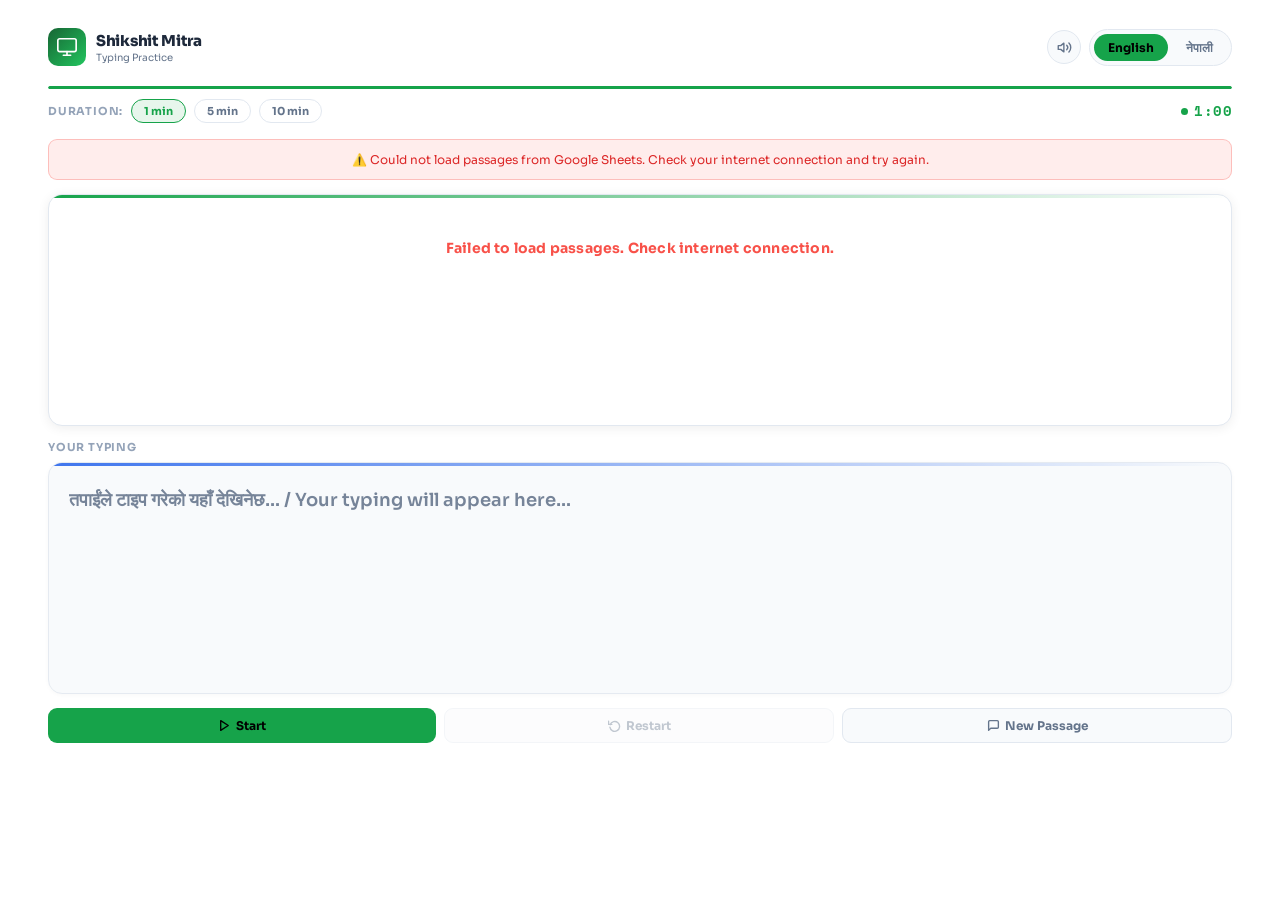
<file: typing-game.html>
<!DOCTYPE html>
<html lang="en">
<head>
<meta charset="UTF-8">
<meta name="viewport" content="width=device-width, initial-scale=1.0, maximum-scale=1.0, user-scalable=no">
<title>Shikshit Mitra — Typing Practice</title>
<link href="https://fonts.googleapis.com/css2?family=Space+Mono:wght@400;700&family=Sora:wght@300;400;600;700;800&family=Noto+Sans+Devanagari:wght@400;600;700&display=swap" rel="stylesheet">
<style>
*,*::before,*::after{box-sizing:border-box;margin:0;padding:0}

:root{
  --bg:#ffffff;
  --surface:#f8fafc;
  --surface2:#f1f5f9;
  --border:#e2e8f0;
  --text:#1e293b;
  --text2:#64748b;
  --text3:#94a3b8;
  --primary:#16a34a;
  --primary-dim:rgba(22,163,74,.10);
  --red:#dc2626;
  --red-dim:rgba(220,38,38,.10);
  --yellow:#ca8a04;
  --blue:#2563eb;
  --radius:14px;
  --radius-sm:9px;
}

html,body{
  font-family:'Sora',sans-serif;
  background:#ffffff;
  color:var(--text);
  min-height:100vh;
  width:100%;
  overflow-x:hidden;
  -webkit-text-size-adjust:100%;
}

.wrap{
  position:relative;z-index:1;
  width:100%;
  max-width:1500px;
  margin:0 auto;
  padding:20px 24px 32px;
}

@media (min-width:1200px){
  .wrap{padding:28px 48px 44px;}
}

.header{
  display:flex;align-items:center;justify-content:space-between;
  margin-bottom:20px;
  flex-wrap:nowrap;
  gap:10px;
}
.brand{display:flex;align-items:center;gap:10px;flex-shrink:0;min-width:0;}
.brand-icon{
  width:38px;height:38px;border-radius:10px;flex-shrink:0;
  background:linear-gradient(135deg,#166534,#22c55e);
  display:flex;align-items:center;justify-content:center;
  font-size:18px;
}
.brand-name{font-size:15px;font-weight:800;letter-spacing:-.3px;white-space:nowrap;}
.brand-sub{font-size:10px;color:var(--text2);font-weight:400;margin-top:1px;white-space:nowrap;}

.header-right{display:flex;align-items:center;gap:8px;flex-shrink:0;}

#sound-toggle{
  width:34px;height:34px;
  background:var(--surface);border:1px solid var(--border);border-radius:50%;
  cursor:pointer;display:flex;align-items:center;justify-content:center;
  color:var(--text2);transition:all .2s;flex-shrink:0;
}
#sound-toggle.muted{color:var(--text3);border-color:var(--text3);}

.lang-toggle{
  display:flex;gap:4px;
  background:var(--surface);
  border:1px solid var(--border);
  border-radius:99px;padding:4px;
  flex-shrink:0;
}
.lang-btn{
  padding:6px 14px;border-radius:99px;border:none;
  font-family:'Sora',sans-serif;font-size:12px;font-weight:700;
  cursor:pointer;transition:all .2s;
  color:var(--text2);background:transparent;
  white-space:nowrap;
}
.lang-btn.active{background:var(--primary);color:#000;}

.timer-bar-track{
  height:3px;background:var(--surface2);border-radius:99px;overflow:hidden;
  margin-bottom:10px;
}
.timer-bar-fill{
  height:100%;background:var(--primary);border-radius:99px;
  transition:width .9s linear, background .3s;
  width:100%;
}
.timer-bar-fill.warn{background:var(--yellow);}
.timer-bar-fill.danger{background:var(--red);}

.duration-row{
  display:flex;align-items:center;justify-content:space-between;
  gap:8px;
  margin-bottom:16px;
  flex-wrap:nowrap;
}
.duration-left{
  display:flex;align-items:center;gap:8px;flex-wrap:wrap;
  min-width:0;
}
.duration-label{font-size:11px;font-weight:700;color:var(--text3);text-transform:uppercase;letter-spacing:.8px;white-space:nowrap;}
.dpill{
  padding:4px 12px;border-radius:99px;
  border:1px solid var(--border);
  background:transparent;color:var(--text2);
  font-family:'Sora',sans-serif;font-size:11px;font-weight:700;
  cursor:pointer;transition:all .2s;white-space:nowrap;
}
.dpill.active{border-color:var(--primary);color:var(--primary);background:var(--primary-dim);}

.timer-chip{
  display:flex;align-items:center;gap:6px;
  flex-shrink:0;
}
.timer-display{
  font-family:'Space Mono',monospace;
  font-size:14px;font-weight:700;
  color:var(--primary);
  line-height:1;
  transition:color .3s;
  letter-spacing:.5px;
  min-width:36px;text-align:right;
}
.timer-display.warn{color:var(--yellow);}
.timer-display.danger{color:var(--red);}

.timer-dot{
  width:7px;height:7px;border-radius:50%;
  background:var(--primary);flex-shrink:0;
  transition:background .3s;
}
.timer-dot.warn{background:var(--yellow);}
.timer-dot.danger{background:var(--red);}
.timer-dot.pulse{animation:dotPulse 1s ease-in-out infinite;}
@keyframes dotPulse{0%,100%{opacity:1;transform:scale(1)}50%{opacity:.4;transform:scale(.7)}}

.section-label-sm{
  font-size:11px;font-weight:700;color:var(--text3);
  text-transform:uppercase;letter-spacing:.8px;
  margin-bottom:8px;
}

/* ── Passage box — main text, more prominent ── */
.passage-box{
  background:#ffffff;
  border:1.5px solid var(--border);
  border-radius:var(--radius);padding:20px;
  margin-bottom:14px;
  position:relative;overflow:hidden;
  cursor:text;
  box-shadow:0 2px 12px rgba(0,0,0,0.07);
}
.passage-box::before{
  content:'';position:absolute;top:0;left:0;right:0;height:3px;
  background:linear-gradient(90deg,var(--primary),transparent);
}

/* ── "Your Typing" box — slightly dimmer to contrast with passage ── */
.typed-box{
  background:#f8fafc;
  border:1.5px solid var(--border);
  border-radius:var(--radius);padding:20px;
  margin-bottom:14px;
  position:relative;overflow:hidden;
  cursor:text;
  box-shadow:0 1px 6px rgba(0,0,0,0.04);
  opacity:0.88;
}
.typed-box::before{
  content:'';position:absolute;top:0;left:0;right:0;height:3px;
  background:linear-gradient(90deg,var(--blue),transparent);
}

.passage-viewport{
  overflow:hidden;
  position:relative;
  height:190px;
}

/* ── Main passage text — bolder, darker, more prominent ── */
.passage-text{
  font-size:20px;line-height:1.9;
  font-family:'Sora',sans-serif;
  font-weight:700;
  word-break:normal;
  overflow-wrap:normal;
  user-select:none;
  color:#0f172a;
  letter-spacing:0.01em;
  transition:transform .35s ease;
  will-change:transform;
}
.passage-text.nepali{font-family:'Noto Sans Devanagari',sans-serif;font-size:19px;font-weight:700;}

/* ── Typed echo text — slightly smaller & lighter than passage ── */
.typed-text{
  font-size:18px;line-height:1.9;
  font-family:'Sora',sans-serif;
  font-weight:600;
  word-break:normal;
  overflow-wrap:normal;
  user-select:none;
  color:#334155;
  transition:transform .35s ease;
  will-change:transform;
}
.typed-text.nepali{font-family:'Noto Sans Devanagari',sans-serif;font-size:17px;font-weight:600;}

.char{position:relative;transition:background .08s;}
.char.correct{color:#16a34a;}
.char.wrong{color:#dc2626;background:rgba(220,38,38,.12);border-radius:2px;}
.char.current{
  background:#22c55e;color:#fff;border-radius:3px;
  animation:blink .8s ease-in-out infinite;
}
/* ── Pending chars in passage — visible but clearly untyped ── */
.char.pending{color:#64748b;}
@keyframes blink{0%,100%{opacity:1}50%{opacity:.4}}

.input-wrap{position:absolute;opacity:0;pointer-events:none;width:0;height:0;overflow:hidden;}
#typing-input{
  width:100%;padding:14px 18px;
  background:var(--surface);border:1.5px solid var(--border);
  border-radius:var(--radius);
  font-family:'Sora',sans-serif;font-size:15px;color:var(--text);
  outline:none;resize:none;
  transition:border-color .2s;
  min-height:56px;
  caret-color:var(--primary);
}
#typing-input.nepali-input{font-family:'Noto Sans Devanagari',sans-serif;}

.loading-text{
  text-align:center;color:#64748b;font-size:14px;padding:20px 0;
}

.controls-row{
  display:flex;gap:8px;flex-wrap:nowrap;
}
.btn{
  flex:1;
  padding:9px 10px;border-radius:var(--radius-sm);border:none;
  font-family:'Sora',sans-serif;font-size:12px;font-weight:700;
  cursor:pointer;transition:all .2s;display:flex;align-items:center;justify-content:center;gap:5px;
  white-space:nowrap;
}
.btn svg{flex-shrink:0;width:13px;height:13px;}
.btn-primary{background:var(--primary);color:#000;}
.btn-primary:hover{transform:translateY(-1px);box-shadow:0 6px 20px rgba(34,197,94,.35);}
.btn-secondary{background:var(--surface);color:var(--text2);border:1px solid var(--border);}
.btn-secondary:hover{border-color:var(--text2);color:var(--text);}
.btn:disabled{opacity:.4;cursor:not-allowed;transform:none!important;box-shadow:none!important;}

#result-screen{display:none;}
.result-card{
  background:var(--surface);border:1px solid var(--border);
  border-radius:18px;padding:32px 28px;text-align:center;
  position:relative;overflow:hidden;
}
.result-card::before{
  content:'';position:absolute;top:0;left:0;right:0;height:3px;
  background:linear-gradient(90deg,var(--primary),var(--blue),var(--yellow));
}
.result-title{font-size:28px;font-weight:800;margin-bottom:6px;}
.result-sub{font-size:13px;color:var(--text2);margin-bottom:28px;}
.result-grid{
  display:grid;grid-template-columns:repeat(4,1fr);gap:12px;
  margin-bottom:28px;text-align:left;
}
.result-stat{
  background:var(--surface2);border-radius:12px;padding:16px;
}
.result-stat-val{font-family:'Space Mono',monospace;font-size:30px;font-weight:700;line-height:1;}
.result-stat-label{font-size:9px;font-weight:700;color:var(--text3);text-transform:uppercase;letter-spacing:.8px;margin-top:6px;}
.result-grade{
  display:inline-block;font-size:56px;margin-bottom:12px;
  animation:pop .4s cubic-bezier(.34,1.56,.64,1) both;
}
@keyframes pop{from{transform:scale(0)}to{transform:scale(1)}}
.perf-bar-wrap{margin-bottom:16px;text-align:left;}
.perf-bar-label{display:flex;justify-content:space-between;font-size:11px;font-weight:600;color:var(--text2);margin-bottom:6px;}
.perf-bar-track{height:8px;background:var(--surface2);border-radius:99px;overflow:hidden;}
.perf-bar-fill{height:100%;border-radius:99px;transition:width 1s ease .3s;}

.error-banner{
  background:rgba(248,81,73,.1);border:1px solid rgba(248,81,73,.3);
  border-radius:var(--radius-sm);padding:12px 16px;
  font-size:12px;color:var(--red);
  margin-bottom:14px;text-align:center;display:none;
}

#confetti-canvas{position:fixed;inset:0;pointer-events:none;z-index:999;}

@keyframes pulseGreen{0%{box-shadow:0 0 0 0 rgba(34,197,94,.4)}70%{box-shadow:0 0 0 10px transparent}100%{box-shadow:0 0 0 0 transparent}}
.passage-box.active{animation:pulseGreen 1s ease 1;}

@media (max-width:480px){
  .wrap{padding:14px 12px 24px;}
  .brand-name{font-size:14px;}
  .brand-sub{font-size:9px;}
  .header{gap:6px;margin-bottom:14px;}
  .brand-icon{width:34px;height:34px;}
  .lang-btn{padding:6px 10px;font-size:11px;}
  #sound-toggle{width:30px;height:30px;}
  .passage-box{padding:14px;}
  .typed-box{padding:14px;}
  .passage-text{font-size:17px;line-height:1.85;}
  .passage-text.nepali{font-size:15px;}
  .typed-text{font-size:15px;line-height:1.85;}
  .typed-text.nepali{font-size:14px;}
  .result-grid{grid-template-columns:repeat(2,1fr);}
  .btn{font-size:11px;padding:9px 6px;}
  .duration-label{display:none;}
}

@media (max-width:360px){
  .header-right{gap:6px;}
  .lang-btn{padding:5px 8px;font-size:10px;}
}
</style>
</head>
<body>
<canvas id="confetti-canvas"></canvas>

<div class="wrap">

  <!-- Header -->
  <div class="header">
    <div class="brand">
      <div class="brand-icon">
        <svg width="22" height="22" viewBox="0 0 24 24" fill="none" stroke="#fff" stroke-width="1.8" stroke-linecap="round" stroke-linejoin="round">
          <rect x="2" y="3" width="20" height="14" rx="2"/>
          <line x1="8" y1="21" x2="16" y2="21"/>
          <line x1="12" y1="17" x2="12" y2="21"/>
        </svg>
      </div>
      <div>
        <div class="brand-name">Shikshit Mitra</div>
        <div class="brand-sub">Typing Practice</div>
      </div>
    </div>
    <div class="header-right">
      <button id="sound-toggle" onclick="toggleSound()" title="Toggle sound">
        <svg id="sound-icon" width="15" height="15" viewBox="0 0 24 24" fill="none" stroke="currentColor" stroke-width="2.2" stroke-linecap="round" stroke-linejoin="round">
          <polygon points="11 5 6 9 2 9 2 15 6 15 11 19 11 5"/>
          <path d="M19.07 4.93a10 10 0 0 1 0 14.14"/>
          <path d="M15.54 8.46a5 5 0 0 1 0 7.07"/>
        </svg>
      </button>
      <div class="lang-toggle">
        <button class="lang-btn active" onclick="setLang('en')" id="btn-en">English</button>
        <button class="lang-btn" onclick="setLang('np')" id="btn-np">नेपाली</button>
      </div>
    </div>
  </div>

  <!-- Game screen -->
  <div id="game-screen">

    <div class="timer-bar-track"><div class="timer-bar-fill" id="timer-bar"></div></div>

    <div class="duration-row">
      <div class="duration-left">
        <span class="duration-label">Duration:</span>
        <button class="dpill active" onclick="setDuration(60)" id="d60">1 min</button>
        <button class="dpill" onclick="setDuration(300)" id="d300">5 min</button>
        <button class="dpill" onclick="setDuration(600)" id="d600">10 min</button>
      </div>
      <div class="timer-chip">
        <div class="timer-dot" id="timer-dot"></div>
        <div class="timer-display" id="timer-display">1:00</div>
      </div>
    </div>

    <div class="error-banner" id="error-banner">
      ⚠️ Could not load passages from Google Sheets. Check your internet connection and try again.
    </div>

    <!-- Main passage box — more prominent -->
    <div class="passage-box" id="passage-box" tabindex="0" onclick="focusInput()">
      <div class="passage-viewport" id="passage-viewport">
        <div class="passage-text" id="passage-display">
          <div class="loading-text">Loading passages…</div>
        </div>
      </div>
    </div>

    <!-- Your Typing box — slightly dimmer -->
    <div class="section-label-sm">Your Typing</div>
    <div class="typed-box" id="typed-box" tabindex="0" onclick="focusInput()">
      <div class="passage-viewport" id="typed-viewport">
        <div class="typed-text" id="typed-display">
          <span class="char pending">तपाईंले टाइप गरेको यहाँ देखिनेछ… / Your typing will appear here…</span>
        </div>
      </div>
    </div>

    <div class="input-wrap">
      <textarea id="typing-input" rows="1" tabindex="-1" aria-hidden="true"></textarea>
    </div>

    <div class="controls-row">
      <button class="btn btn-primary" id="btn-start" onclick="startGame()">
        <svg width="14" height="14" viewBox="0 0 24 24" fill="none" stroke="currentColor" stroke-width="2.5" stroke-linecap="round" stroke-linejoin="round"><polygon points="5 3 19 12 5 21 5 3"/></svg>
        Start
      </button>
      <button class="btn btn-secondary" id="btn-restart" onclick="restartGame()" disabled>
        <svg width="14" height="14" viewBox="0 0 24 24" fill="none" stroke="currentColor" stroke-width="2.5" stroke-linecap="round" stroke-linejoin="round"><polyline points="1 4 1 10 7 10"/><path d="M3.51 15a9 9 0 1 0 .49-4.5"/></svg>
        Restart
      </button>
      <button class="btn btn-secondary" onclick="newPassage()">
        <svg width="14" height="14" viewBox="0 0 24 24" fill="none" stroke="currentColor" stroke-width="2.5" stroke-linecap="round" stroke-linejoin="round"><path d="M21 15a2 2 0 0 1-2 2H7l-4 4V5a2 2 0 0 1 2-2h14a2 2 0 0 1 2 2z"/></svg>
        New Passage
      </button>
    </div>

  </div><!-- /game-screen -->

  <!-- Result screen -->
  <div id="result-screen">
    <div class="result-card">
      <div class="result-grade" id="result-grade">🎉</div>
      <div class="result-title" id="result-title">Great Job!</div>
      <div class="result-sub" id="result-sub">Here's how you did</div>

      <div class="result-grid">
        <div class="result-stat">
          <div class="result-stat-val" style="color:var(--primary)" id="r-wpm">0</div>
          <div class="result-stat-label">WPM</div>
        </div>
        <div class="result-stat">
          <div class="result-stat-val" style="color:var(--blue)" id="r-net">0</div>
          <div class="result-stat-label">Net WPM</div>
        </div>
        <div class="result-stat">
          <div class="result-stat-val" style="color:var(--yellow)" id="r-acc">0%</div>
          <div class="result-stat-label">Accuracy</div>
        </div>
        <div class="result-stat">
          <div class="result-stat-val" style="color:var(--red)" id="r-wrongwords">0</div>
          <div class="result-stat-label">Wrong Words</div>
        </div>
        <div class="result-stat">
          <div class="result-stat-val" style="color:var(--primary)" id="r-correctwords">0</div>
          <div class="result-stat-label">Correct Words</div>
        </div>
        <div class="result-stat">
          <div class="result-stat-val" style="color:var(--text)" id="r-time">0s</div>
          <div class="result-stat-label">Time Used</div>
        </div>
        <div class="result-stat">
          <div class="result-stat-val" style="color:var(--yellow)" id="r-best">0</div>
          <div class="result-stat-label">Best Score</div>
        </div>
        <div class="result-stat">
          <div class="result-stat-val" style="color:var(--text)" id="r-backspace">0</div>
          <div class="result-stat-label">Backspaces</div>
        </div>
      </div>

      <div class="perf-bar-wrap">
        <div class="perf-bar-label"><span>Speed</span><span id="pb-speed-val">0 WPM</span></div>
        <div class="perf-bar-track"><div class="perf-bar-fill" id="pb-speed" style="background:var(--primary);width:0%"></div></div>
      </div>
      <div class="perf-bar-wrap">
        <div class="perf-bar-label"><span>Accuracy</span><span id="pb-acc-val">0%</span></div>
        <div class="perf-bar-track"><div class="perf-bar-fill" id="pb-acc" style="background:var(--blue);width:0%"></div></div>
      </div>

      <div style="display:flex;gap:10px;justify-content:center;flex-wrap:wrap;margin-top:8px;">
        <button class="btn btn-primary" onclick="playAgain()" style="flex:none;">
          <svg width="14" height="14" viewBox="0 0 24 24" fill="none" stroke="currentColor" stroke-width="2.5" stroke-linecap="round" stroke-linejoin="round"><polyline points="1 4 1 10 7 10"/><path d="M3.51 15a9 9 0 1 0 .49-4.5"/></svg>
          Play Again
        </button>
        <button class="btn btn-secondary" onclick="newPassageResult()" style="flex:none;">New Passage</button>
      </div>
    </div>
  </div>

</div><!-- /wrap -->

<script>
const SHEET_CSV_URL = 'https://docs.google.com/spreadsheets/d/e/2PACX-1vSCjPD_E5TAQIl90ANdWSqGVYfuFv_TNnWPgp-1mUQ9KCWQHu8cmQVMwvQWxLxjZ_Q1jcVWnIVuhYLs/pub?output=csv';

let lang = 'en';
let duration = 60;
let timeLeft = 60;
let timerInterval = null;
let gameStarted = false;
let gameOver = false;
let currentPassage = '';
let currentIndex = 0;
let totalTyped = 0;
let correctTyped = 0;
let errorCount = 0;
let startTime = null;
let passageIndex = 0;
let passagesLoaded = false;
let charCorrect = [];
let wordErrorWords = new Set();
let typedChars = [];
let backspaceCount = 0;

// Cumulative session totals (persist across multiple passages within one game session)
let sessionCorrectWords = 0;
let sessionWrongWords = 0;
let sessionCorrectChars = 0;
let sessionTotalChars = 0;
let sessionErrors = 0;
let sessionBackspaceCount = 0;

const passages = { en: [], np: [] };

async function fetchPassages() {
  try {
    const res = await fetch(SHEET_CSV_URL);
    if (!res.ok) throw new Error('Network error');
    const csv = await res.text();
    const rows = parseCSV(csv);
    passages.en = [];
    passages.np = [];
    for (let i = 1; i < rows.length; i++) {
      const row = rows[i];
      if (!row || row.length < 2) continue;
      const langCol = (row[0] || '').trim().toLowerCase();
      const text = (row[1] || '').trim();
      if (!text) continue;
      if (langCol === 'en' || langCol === 'english') passages.en.push(text);
      else if (langCol === 'np' || langCol === 'nepali' || langCol === 'ne') passages.np.push(text);
    }
    if (passages.en.length === 0) passages.en = ['No English passages found. Please add passages to your Google Sheet with language column "en".'];
    if (passages.np.length === 0) passages.np = ['कुनै नेपाली अनुच्छेद फेला परेन। कृपया Google Sheet मा "np" भाषा स्तम्भ सहित अनुच्छेदहरू थप्नुहोस्।'];
    passagesLoaded = true;
    document.getElementById('error-banner').style.display = 'none';
    loadPassage();
  } catch (err) {
    console.error('Failed to load passages:', err);
    document.getElementById('error-banner').style.display = 'block';
    document.getElementById('passage-display').innerHTML = '<div class="loading-text" style="color:#f85149;">Failed to load passages. Check internet connection.</div>';
  }
}

function parseCSV(text) {
  const rows = [];
  const lines = text.split('\n');
  for (const line of lines) {
    if (!line.trim()) continue;
    const cols = [];
    let inQuote = false;
    let cur = '';
    for (let i = 0; i < line.length; i++) {
      const ch = line[i];
      if (ch === '"') { inQuote = !inQuote; }
      else if (ch === ',' && !inQuote) { cols.push(cur); cur = ''; }
      else { cur += ch; }
    }
    cols.push(cur);
    rows.push(cols);
  }
  return rows;
}

/* ═══════════════════════════════════════
   SOUND ENGINE
═══════════════════════════════════════ */
let audioCtx = null;
let soundEnabled = true;

function getAudioCtx(){
  if(!audioCtx) audioCtx = new (window.AudioContext || window.webkitAudioContext)();
  if(audioCtx.state === 'suspended') audioCtx.resume();
  return audioCtx;
}

function playKeyClick(correct){
  if(!soundEnabled) return;
  try{
    const ctx = getAudioCtx();
    const now = ctx.currentTime;
    const bufLen = ctx.sampleRate * 0.045;
    const buf = ctx.createBuffer(1, bufLen, ctx.sampleRate);
    const data = buf.getChannelData(0);
    for(let i=0;i<bufLen;i++) data[i]=(Math.random()*2-1)*Math.pow(1-i/bufLen,2.5);
    const noise = ctx.createBufferSource(); noise.buffer = buf;
    const bp = ctx.createBiquadFilter(); bp.type='bandpass'; bp.frequency.value=correct?1800:1100; bp.Q.value=0.8;
    const hs = ctx.createBiquadFilter(); hs.type='highshelf'; hs.frequency.value=4000; hs.gain.value=correct?6:2;
    const ng = ctx.createGain(); ng.gain.setValueAtTime(correct?.28:.22,now); ng.gain.exponentialRampToValueAtTime(0.001,now+0.042);
    noise.connect(bp);bp.connect(hs);hs.connect(ng);ng.connect(ctx.destination);
    noise.start(now);noise.stop(now+0.05);
    const osc=ctx.createOscillator();osc.type='sine';osc.frequency.setValueAtTime(correct?680:420,now);osc.frequency.exponentialRampToValueAtTime(correct?320:200,now+0.03);
    const og=ctx.createGain();og.gain.setValueAtTime(correct?.09:.07,now);og.gain.exponentialRampToValueAtTime(0.001,now+0.035);
    osc.connect(og);og.connect(ctx.destination);osc.start(now);osc.stop(now+0.04);
  }catch(e){}
}

function playBackspace(){
  if(!soundEnabled) return;
  try{
    const ctx=getAudioCtx();const now=ctx.currentTime;
    const bufLen=ctx.sampleRate*0.035;const buf=ctx.createBuffer(1,bufLen,ctx.sampleRate);const d=buf.getChannelData(0);
    for(let i=0;i<bufLen;i++)d[i]=(Math.random()*2-1)*Math.pow(1-i/bufLen,3);
    const noise=ctx.createBufferSource();noise.buffer=buf;
    const lp=ctx.createBiquadFilter();lp.type='lowpass';lp.frequency.value=600;
    const g=ctx.createGain();g.gain.setValueAtTime(0.15,now);g.gain.exponentialRampToValueAtTime(0.001,now+0.032);
    noise.connect(lp);lp.connect(g);g.connect(ctx.destination);noise.start(now);noise.stop(now+0.04);
  }catch(e){}
}

function playSpace(){
  if(!soundEnabled) return;
  try{
    const ctx=getAudioCtx();const now=ctx.currentTime;
    const bufLen=ctx.sampleRate*0.06;const buf=ctx.createBuffer(1,bufLen,ctx.sampleRate);const d=buf.getChannelData(0);
    for(let i=0;i<bufLen;i++)d[i]=(Math.random()*2-1)*Math.pow(1-i/bufLen,2);
    const noise=ctx.createBufferSource();noise.buffer=buf;
    const bp=ctx.createBiquadFilter();bp.type='bandpass';bp.frequency.value=900;bp.Q.value=0.6;
    const g=ctx.createGain();g.gain.setValueAtTime(0.32,now);g.gain.exponentialRampToValueAtTime(0.001,now+0.055);
    noise.connect(bp);bp.connect(g);g.connect(ctx.destination);noise.start(now);noise.stop(now+0.065);
    const osc=ctx.createOscillator();osc.type='sine';osc.frequency.setValueAtTime(280,now);osc.frequency.exponentialRampToValueAtTime(130,now+0.05);
    const og=ctx.createGain();og.gain.setValueAtTime(0.12,now);og.gain.exponentialRampToValueAtTime(0.001,now+0.05);
    osc.connect(og);og.connect(ctx.destination);osc.start(now);osc.stop(now+0.06);
  }catch(e){}
}

/* ═══════════════════════════════════════
   INIT
═══════════════════════════════════════ */
function init(){
  fetchPassages();
  updateTimerDisplay();
  document.getElementById('typing-input').addEventListener('input', onInput);
  document.getElementById('typing-input').addEventListener('keydown', onKeyDown);
  document.addEventListener('keydown', function(e){
    if(e.key==='Tab'){e.preventDefault();restartGame();}
    if(e.key==='Enter' && !gameStarted && !gameOver && passagesLoaded){e.preventDefault();startGame();}
  });
  window.addEventListener('resize', ()=>{
    if(!passagesLoaded) return;
    updateViewportHeight(document.getElementById('passage-viewport'), document.getElementById('passage-display'), 5);
    updateViewportHeight(document.getElementById('typed-viewport'), document.getElementById('typed-display'), 3);
  });
}

function loadPassage(){
  if(!passagesLoaded) return;
  // Fold the just-finished passage's stats into the session totals before resetting,
  // so multi-passage sessions (e.g. 5/10 min) keep an accurate running WPM/accuracy.
  if(currentPassage && gameStarted){
    const wordStats = getTypedWordStats();
    sessionCorrectWords += wordStats.correct;
    sessionWrongWords += wordStats.wrong;
    sessionCorrectChars += correctTyped;
    sessionTotalChars += totalTyped;
    sessionErrors += errorCount;
    sessionBackspaceCount += backspaceCount;
  }
  const pool = passages[lang];
  let newIndex;
  do { newIndex = Math.floor(Math.random() * pool.length); }
  while(pool.length > 1 && newIndex === passageIndex);
  passageIndex = newIndex;
  currentPassage = pool[passageIndex];
  currentIndex = 0; totalTyped = 0; correctTyped = 0; errorCount = 0;
  charCorrect = [];
  wordErrorWords = new Set();
  typedChars = [];
  backspaceCount = 0;
  renderPassage();
  renderTypedDisplay();
}

function renderPassage(){
  const el = document.getElementById('passage-display');
  el.className = 'passage-text' + (lang==='np'?' nepali':'');
  el.style.transform = 'translateY(0px)';
  el.innerHTML = currentPassage.split('').map((ch,i)=>{
    let cls = 'pending';
    if(i<currentIndex) cls='correct';
    if(i===currentIndex) cls='current';
    const safe = ch.replace(/</g,'&lt;').replace(/>/g,'&gt;');
    return `<span class="char ${cls}" id="c${i}">${safe}</span>`;
  }).join('');
  updateViewportHeight(document.getElementById('passage-viewport'), el, 5);
  scrollViewport(el, document.getElementById('c'+currentIndex), 5);
}

function getWordBounds(idx){
  let start = idx;
  while(start>0 && currentPassage[start-1] !== ' ') start--;
  let end = idx;
  while(end<currentPassage.length && currentPassage[end] !== ' ') end++;
  return [start,end];
}

function renderTypedDisplay(){
  const el = document.getElementById('typed-display');
  if(!el) return;
  if(currentIndex === 0){
    el.className = 'typed-text' + (lang==='np'?' nepali':'');
    el.style.transform = 'translateY(0px)';
    el.innerHTML = '<span class="char pending">तपाईंले टाइप गरेको यहाँ देखिनेछ… / Your typing will appear here…</span>';
    updateViewportHeight(document.getElementById('typed-viewport'), el, 3);
    return;
  }
  let html = '';
  for(let k=0;k<currentIndex;k++){
    const [wStart] = getWordBounds(k);
    const wrong = wordErrorWords.has(wStart);
    let ch = typedChars[k];
    if(ch === undefined) ch = currentPassage[k];
    const safe = ch.replace(/</g,'&lt;').replace(/>/g,'&gt;');
    html += `<span class="char ${wrong?'wrong':'correct'}">${safe}</span>`;
  }
  html += `<span class="char current" id="typed-cursor"> </span>`;
  el.innerHTML = html;
  el.className = 'typed-text' + (lang==='np'?' nepali':'');
  updateViewportHeight(document.getElementById('typed-viewport'), el, 3);
  scrollViewport(el, document.getElementById('typed-cursor'), 3);
}

function getLineHeight(el){
  const lh = parseFloat(getComputedStyle(el).lineHeight);
  if(!isNaN(lh) && lh > 0) return lh;
  return lang==='np' ? 34 : 36;
}

function updateViewportHeight(viewportEl, displayEl, lines){
  if(!viewportEl || !displayEl) return;
  const lineHeight = getLineHeight(displayEl);
  viewportEl.style.height = (lineHeight * lines) + 'px';
}

function scrollViewport(displayEl, targetSpan, lines){
  if(!displayEl || !targetSpan) return;
  const lineHeight = getLineHeight(displayEl);
  const lineIndex = Math.round(targetSpan.offsetTop / lineHeight);
  const maxScrollLine = Math.max(0, lineIndex - (lines - 1));
  displayEl.style.transform = `translateY(-${maxScrollLine * lineHeight}px)`;
}

/* ═══════════════════════════════════════
   GAME CONTROLS
═══════════════════════════════════════ */
function focusInput(){
  const inp = document.getElementById('typing-input');
  if(!inp.disabled) inp.focus();
  else if(!gameStarted && !gameOver && passagesLoaded) startGame();
}

function startGame(){
  if(gameStarted || !passagesLoaded) return;
  gameStarted=true;gameOver=false;
  startTime=Date.now();
  timeLeft=duration;
  updateTimerDisplay();
  document.getElementById('typing-input').disabled=false;
  document.getElementById('typing-input').focus();
  document.getElementById('btn-start').disabled=true;
  document.getElementById('btn-restart').disabled=false;
  document.getElementById('passage-box').classList.add('active');
  timerInterval=setInterval(tick,1000);
  renderPassage();
}

function tick(){
  timeLeft--;
  updateTimerDisplay();
  if(timeLeft<=0) endGame();
}

function updateTimerDisplay(){
  const el=document.getElementById('timer-display');
  const dot=document.getElementById('timer-dot');
  const bar=document.getElementById('timer-bar');
  const m=Math.floor(timeLeft/60);
  const s=timeLeft%60;
  el.textContent=m+':'+(s<10?'0':'')+s;
  const pct=(timeLeft/duration)*100;
  bar.style.width=pct+'%';
  const warn=timeLeft<=duration*0.4;
  const danger=timeLeft<=duration*0.15;
  el.className='timer-display'+(danger?' danger':warn?' warn':'');
  dot.className='timer-dot'+(danger?' danger pulse':warn?' warn':'');
  bar.className='timer-bar-fill'+(danger?' danger':warn?' warn':'');
}

function restartGame(){
  clearInterval(timerInterval);
  gameStarted=false;gameOver=false;
  timeLeft=duration;
  currentIndex=0;totalTyped=0;correctTyped=0;errorCount=0;
  charCorrect=[];
  wordErrorWords=new Set();
  typedChars=[];
  backspaceCount=0;
  sessionCorrectWords=0;sessionWrongWords=0;sessionCorrectChars=0;
  sessionTotalChars=0;sessionErrors=0;sessionBackspaceCount=0;
  document.getElementById('typing-input').value='';
  document.getElementById('typing-input').disabled=true;
  document.getElementById('btn-start').disabled=false;
  document.getElementById('btn-restart').disabled=true;
  document.getElementById('game-screen').style.display='';
  document.getElementById('result-screen').style.display='none';
  updateTimerDisplay();
  if(passagesLoaded) renderPassage();
  renderTypedDisplay();
}

function newPassage(){
  restartGame();
  if(passagesLoaded) loadPassage();
}

function endGame(){
  clearInterval(timerInterval);
  gameStarted=false;gameOver=true;
  document.getElementById('typing-input').disabled=true;
  showResult();
}

/* ═══════════════════════════════════════
   INPUT HANDLING — BACKSPACE BUG FIXED
═══════════════════════════════════════ */
function onKeyDown(e){
  if(!gameStarted) return;
  if(e.key==='Backspace'){
    if(currentIndex>0){
      backspaceCount++;
      currentIndex--;
      const span=document.getElementById('c'+currentIndex);
      const prev=document.getElementById('c'+(currentIndex+1));
      if(prev) prev.className='char pending';

      // Clear this character's record
      typedChars[currentIndex] = undefined;
      charCorrect[currentIndex] = undefined;

      // ── FIX: Re-scan the whole word to see if any errors remain ──
      const [wStart] = getWordBounds(currentIndex);
      let wordStillHasError = false;
      for(let k = wStart; k < currentIndex; k++){
        if(charCorrect[k] === false){
          wordStillHasError = true;
          break;
        }
      }
      if(!wordStillHasError){
        // No more errors in this word — clear the flag and re-colour as correct
        wordErrorWords.delete(wStart);
        for(let k = wStart; k < currentIndex; k++){
          const s = document.getElementById('c'+k);
          if(s) s.className = 'char correct';
        }
      }

      if(span) span.className='char current';
      playBackspace();
      scrollViewport(document.getElementById('passage-display'), span, 5);
      renderTypedDisplay();
    }
    e.preventDefault();
    const inp=document.getElementById('typing-input');
    inp.value=inp.value.slice(0,-1);
  }
}

function onInput(e){
  if(!gameStarted||gameOver) return;
  const inp=document.getElementById('typing-input');
  const val=inp.value;
  if(!val.length) return;
  const typed=val[val.length-1];
  inp.value='';

  if(currentIndex>=currentPassage.length){
    loadPassage();return;
  }

  const expected=currentPassage[currentIndex];
  const span=document.getElementById('c'+currentIndex);
  totalTyped++;

  const [wStart] = getWordBounds(currentIndex);
  const isError = typed !== expected;
  charCorrect[currentIndex] = !isError;
  typedChars[currentIndex] = typed;

  if(isError){
    errorCount++;
    wordErrorWords.add(wStart);
    if(typed===' ') playSpace(); else playKeyClick(false);
  } else {
    correctTyped++;
    if(typed===' ') playSpace(); else playKeyClick(true);
  }

  if(wordErrorWords.has(wStart)){
    for(let k=wStart;k<=currentIndex;k++){
      const s=document.getElementById('c'+k);
      if(s) s.className='char wrong';
    }
  } else if(span){
    span.className='char correct';
  }

  currentIndex++;

  const next=document.getElementById('c'+currentIndex);
  if(next) next.className='char current';
  scrollViewport(document.getElementById('passage-display'), document.getElementById('c'+currentIndex), 5);
  renderTypedDisplay();

  if(currentIndex>=currentPassage.length) loadPassage();
}

/* ═══════════════════════════════════════
   STATS
═══════════════════════════════════════ */
function getSessionWordStats(){
  const current = getTypedWordStats();
  return {
    correct: sessionCorrectWords + current.correct,
    wrong: sessionWrongWords + current.wrong
  };
}

function getSessionCharStats(){
  return {
    correct: sessionCorrectChars + correctTyped,
    total: sessionTotalChars + totalTyped,
    errors: sessionErrors + errorCount,
    backspace: sessionBackspaceCount + backspaceCount
  };
}

function calcStats(){
  const elapsed=gameStarted?(Date.now()-startTime)/60000:(duration/60);
  const minutes=Math.max(elapsed,0.01);
  const wordStats=getSessionWordStats();
  const charStats=getSessionCharStats();
  // WPM = correct words typed / minutes elapsed (e.g. 150 correct words in 5 min = 30 WPM)
  const wpm=Math.round(wordStats.correct/minutes);
  const errPerMin=charStats.errors/minutes;
  const netWpm=Math.max(0,Math.round(wpm-errPerMin));
  const acc=charStats.total>0?Math.round((charStats.correct/charStats.total)*100):100;
  return{wpm,netWpm,acc,errors:charStats.errors,chars:charStats.total,correct:charStats.correct,correctWords:wordStats.correct,wrongWords:wordStats.wrong};
}

function getTypedWordStats(){
  let wrong=0, correct=0;
  let i=0;
  while(i < currentPassage.length){
    if(currentPassage[i] === ' '){ i++; continue; }
    const start = i;
    while(i < currentPassage.length && currentPassage[i] !== ' ') i++;
    if(start < currentIndex){
      if(wordErrorWords.has(start)) wrong++; else correct++;
    }
  }
  return {wrong, correct};
}

function toggleSound(){
  soundEnabled=!soundEnabled;
  const icon=document.getElementById('sound-icon');
  const btn=document.getElementById('sound-toggle');
  if(soundEnabled){
    btn.classList.remove('muted');
    icon.innerHTML=`<polygon points="11 5 6 9 2 9 2 15 6 15 11 19 11 5"/><path d="M19.07 4.93a10 10 0 0 1 0 14.14"/><path d="M15.54 8.46a5 5 0 0 1 0 7.07"/>`;
  } else {
    btn.classList.add('muted');
    icon.innerHTML=`<polygon points="11 5 6 9 2 9 2 15 6 15 11 19 11 5"/><line x1="23" y1="9" x2="17" y2="15"/><line x1="17" y1="9" x2="23" y2="15"/>`;
  }
}

/* ═══════════════════════════════════════
   RESULT
═══════════════════════════════════════ */
function showResult(){
  const s=calcStats();
  const timeUsed=duration-timeLeft;
  const bestKey='sm-best-wpm-'+lang;
  const prev=parseInt(localStorage.getItem(bestKey)||'0');
  const best=Math.max(prev,s.wpm);
  localStorage.setItem(bestKey,best);

  let grade='😐';let title='Keep Practicing!';
  if(s.acc>=95&&s.wpm>=50){grade='🏆';title='Outstanding!';}
  else if(s.acc>=90&&s.wpm>=35){grade='🎉';title='Excellent Work!';}
  else if(s.acc>=85&&s.wpm>=25){grade='👍';title='Good Job!';}
  else if(s.acc>=70){grade='📈';title='Getting Better!';}

  document.getElementById('result-grade').textContent=grade;
  document.getElementById('result-title').textContent=title;
  document.getElementById('result-sub').textContent=lang==='np'?'तपाईंको टाइपिङ परिणाम':'Your typing session results';
  document.getElementById('r-wpm').textContent=s.wpm;
  document.getElementById('r-net').textContent=s.netWpm;
  document.getElementById('r-acc').textContent=s.acc+'%';
  document.getElementById('r-wrongwords').textContent=s.wrongWords;
  document.getElementById('r-correctwords').textContent=s.correctWords;
  document.getElementById('r-time').textContent=timeUsed+'s';
  document.getElementById('r-best').textContent=best;
  document.getElementById('r-backspace').textContent=getSessionCharStats().backspace;

  setTimeout(()=>{
    const speedPct=Math.min(100,(s.wpm/80)*100);
    document.getElementById('pb-speed').style.width=speedPct+'%';
    document.getElementById('pb-speed-val').textContent=s.wpm+' WPM';
    document.getElementById('pb-acc').style.width=s.acc+'%';
    document.getElementById('pb-acc-val').textContent=s.acc+'%';
  },100);

  document.getElementById('game-screen').style.display='none';
  document.getElementById('result-screen').style.display='block';
  window.scrollTo(0,0);

  if(s.wpm>=35&&s.acc>=85) launchConfetti();
}

function playAgain(){
  document.getElementById('result-screen').style.display='none';
  document.getElementById('game-screen').style.display='';
  restartGame();
}
function newPassageResult(){
  document.getElementById('result-screen').style.display='none';
  document.getElementById('game-screen').style.display='';
  newPassage();
}

/* ═══════════════════════════════════════
   LANGUAGE / DURATION
═══════════════════════════════════════ */
function setLang(l){
  lang=l;
  document.getElementById('btn-en').classList.toggle('active',l==='en');
  document.getElementById('btn-np').classList.toggle('active',l==='np');
  const inp=document.getElementById('typing-input');
  inp.className=l==='np'?'nepali-input':'';
  restartGame();
  if(passagesLoaded) loadPassage();
}

function setDuration(sec){
  duration=sec;timeLeft=sec;
  [60,300,600].forEach(x=>document.getElementById('d'+x).classList.toggle('active',x===sec));
  restartGame();
}

/* ═══════════════════════════════════════
   CONFETTI
═══════════════════════════════════════ */
function launchConfetti(){
  const canvas=document.getElementById('confetti-canvas');
  const ctx=canvas.getContext('2d');
  canvas.width=window.innerWidth;canvas.height=window.innerHeight;
  const pieces=Array.from({length:120},()=>({
    x:Math.random()*canvas.width,y:-20,
    w:6+Math.random()*8,h:10+Math.random()*6,
    color:['#22c55e','#58a6ff','#e3b341','#f85149','#c084fc'][Math.floor(Math.random()*5)],
    vx:(Math.random()-.5)*4,vy:2+Math.random()*4,
    rot:Math.random()*360,vr:(Math.random()-.5)*8,alpha:1
  }));
  let frame;
  function draw(){
    ctx.clearRect(0,0,canvas.width,canvas.height);
    let alive=0;
    pieces.forEach(p=>{
      p.x+=p.vx;p.y+=p.vy;p.rot+=p.vr;
      if(p.y>canvas.height*.6) p.alpha-=0.02;
      if(p.alpha>0){alive++;
        ctx.save();ctx.globalAlpha=p.alpha;
        ctx.translate(p.x,p.y);ctx.rotate(p.rot*Math.PI/180);
        ctx.fillStyle=p.color;ctx.fillRect(-p.w/2,-p.h/2,p.w,p.h);
        ctx.restore();
      }
    });
    if(alive>0) frame=requestAnimationFrame(draw);
    else ctx.clearRect(0,0,canvas.width,canvas.height);
  }
  draw();
  setTimeout(()=>{cancelAnimationFrame(frame);ctx.clearRect(0,0,canvas.width,canvas.height);},4000);
}

init();
</script>
</body>
</html>
</file>
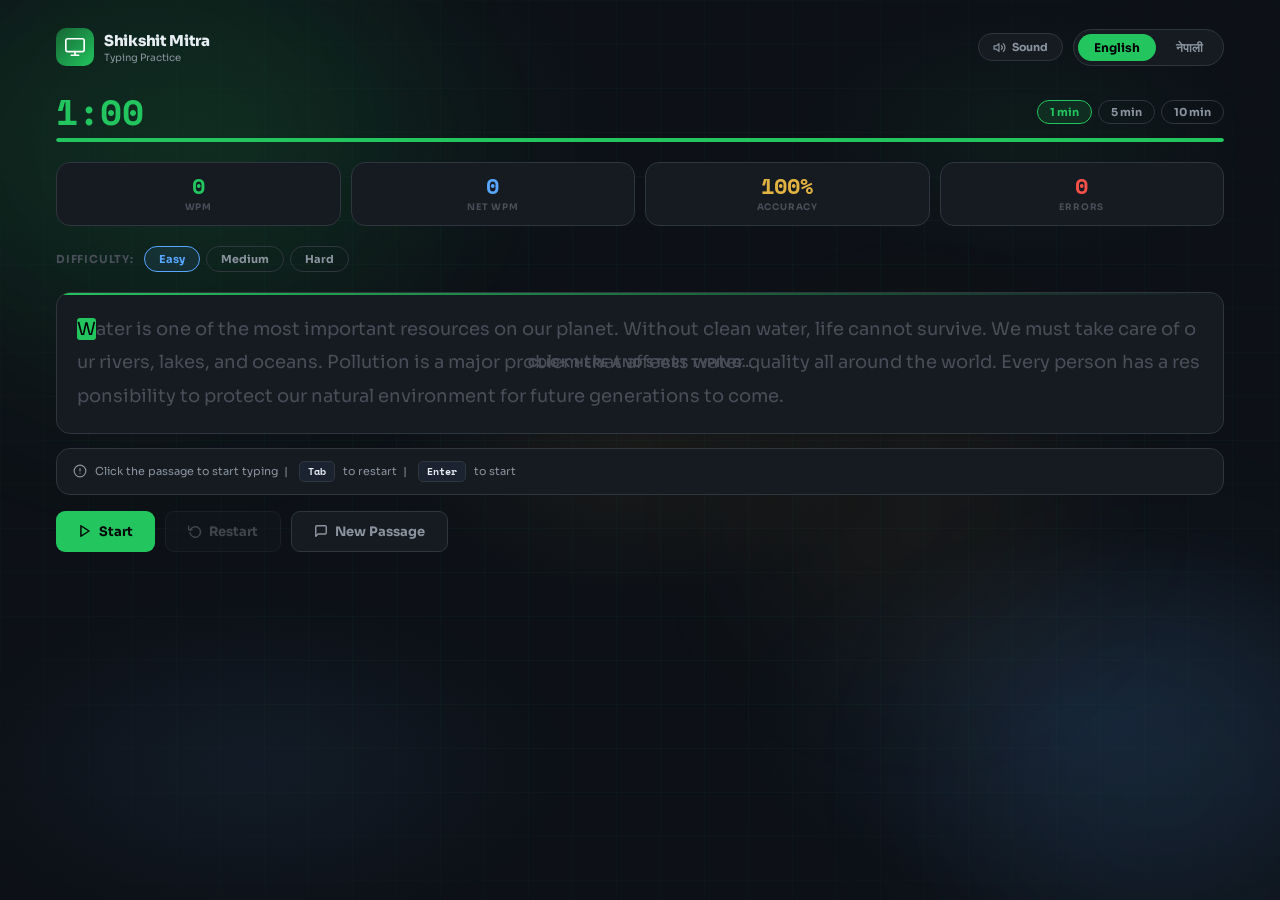
<file: typing-game_1.html>
<!DOCTYPE html>
<html lang="en">
<head>
<meta charset="UTF-8">
<meta name="viewport" content="width=device-width, initial-scale=1.0">
<title>Shikshit Mitra — Typing Practice</title>
<link href="https://fonts.googleapis.com/css2?family=Space+Mono:wght@400;700&family=Sora:wght@300;400;600;700;800&family=Noto+Sans+Devanagari:wght@400;600;700&display=swap" rel="stylesheet">
<style>
*,*::before,*::after{box-sizing:border-box;margin:0;padding:0}

:root{
  --bg:#0d1117;
  --surface:#161b22;
  --surface2:#1c2330;
  --border:#30363d;
  --text:#e6edf3;
  --text2:#8b949e;
  --text3:#484f58;
  --primary:#22c55e;
  --primary-dim:rgba(34,197,94,.12);
  --red:#f85149;
  --red-dim:rgba(248,81,73,.12);
  --yellow:#e3b341;
  --blue:#58a6ff;
  --radius:14px;
  --radius-sm:9px;
}

body{
  font-family:'Sora',sans-serif;
  background:var(--bg);
  color:var(--text);
  min-height:100vh;
  overflow-x:hidden;
}

/* ── Animated gradient background ── */
body::before{
  content:'';
  position:fixed;inset:0;
  background:
    radial-gradient(ellipse 55% 45% at 15% 15%, rgba(34,197,94,.10) 0%, transparent 60%),
    radial-gradient(ellipse 50% 40% at 85% 80%, rgba(88,166,255,.09) 0%, transparent 55%),
    radial-gradient(ellipse 40% 35% at 50% 50%, rgba(227,179,65,.06) 0%, transparent 50%),
    radial-gradient(ellipse 35% 30% at 80% 15%, rgba(34,197,94,.06) 0%, transparent 50%),
    radial-gradient(ellipse 45% 35% at 20% 85%, rgba(88,166,255,.07) 0%, transparent 55%);
  animation:bgPulse 10s ease-in-out infinite alternate;
  pointer-events:none;
  z-index:0;
}

/* ── Animated grid ── */
body::after{
  content:'';
  position:fixed;inset:0;
  background-image:
    linear-gradient(rgba(34,197,94,.04) 1px,transparent 1px),
    linear-gradient(90deg,rgba(34,197,94,.04) 1px,transparent 1px);
  background-size:44px 44px;
  animation:gridMove 20s linear infinite;
  pointer-events:none;
  z-index:0;
  mask-image:radial-gradient(ellipse 80% 80% at 50% 50%, black 40%, transparent 100%);
  -webkit-mask-image:radial-gradient(ellipse 80% 80% at 50% 50%, black 40%, transparent 100%);
}

/* ── Floating orbs ── */
.orb{
  position:fixed;border-radius:50%;filter:blur(80px);
  pointer-events:none;z-index:0;animation:orbFloat linear infinite;
}
.orb1{width:500px;height:500px;background:rgba(34,197,94,.06);top:-100px;left:-100px;animation-duration:25s;}
.orb2{width:400px;height:400px;background:rgba(88,166,255,.07);bottom:-80px;right:-80px;animation-duration:30s;animation-direction:reverse;}
.orb3{width:300px;height:300px;background:rgba(227,179,65,.05);top:40%;left:60%;animation-duration:20s;animation-delay:-8s;}

@keyframes bgPulse{
  0%{opacity:.7;transform:scale(1);}
  50%{opacity:1;transform:scale(1.05);}
  100%{opacity:.8;transform:scale(1);}
}
@keyframes gridMove{
  0%{background-position:0 0;}
  100%{background-position:44px 44px;}
}
@keyframes orbFloat{
  0%{transform:translate(0,0) scale(1);}
  25%{transform:translate(30px,-20px) scale(1.05);}
  50%{transform:translate(-20px,30px) scale(.95);}
  75%{transform:translate(20px,20px) scale(1.03);}
  100%{transform:translate(0,0) scale(1);}
}

.wrap{
  position:relative;z-index:1;
  max-width:100%;
  padding:24px 40px 40px;
}

@media(min-width:900px){
  .wrap{padding:28px 56px 48px;}
  .stats-bar{grid-template-columns:repeat(6,1fr);}
}

/* ── Header ── */
.header{
  display:flex;align-items:center;justify-content:space-between;
  margin-bottom:28px;
}
.brand{display:flex;align-items:center;gap:10px}
.brand-icon{
  width:38px;height:38px;border-radius:10px;
  background:linear-gradient(135deg,#166534,#22c55e);
  display:flex;align-items:center;justify-content:center;
  font-size:18px;
}
.brand-name{font-size:15px;font-weight:800;letter-spacing:-.3px}
.brand-sub{font-size:10px;color:var(--text2);font-weight:400;margin-top:1px}

/* ── Language toggle ── */
.lang-toggle{
  display:flex;gap:4px;
  background:var(--surface);
  border:1px solid var(--border);
  border-radius:99px;padding:4px;
}
.lang-btn{
  padding:6px 16px;border-radius:99px;border:none;
  font-family:'Sora',sans-serif;font-size:12px;font-weight:700;
  cursor:pointer;transition:all .2s;
  color:var(--text2);background:transparent;
}
.lang-btn.active{background:var(--primary);color:#000;}

/* ── Timer bar ── */
.timer-section{margin-bottom:20px;}
.timer-row{display:flex;align-items:center;justify-content:space-between;margin-bottom:8px;}
.timer-display{
  font-family:'Space Mono',monospace;
  font-size:36px;font-weight:700;
  color:var(--primary);
  line-height:1;
  transition:color .3s;
}
.timer-display.warn{color:var(--yellow);}
.timer-display.danger{color:var(--red);}

.duration-pills{display:flex;gap:6px;}
.dpill{
  padding:4px 12px;border-radius:99px;
  border:1px solid var(--border);
  background:transparent;color:var(--text2);
  font-family:'Sora',sans-serif;font-size:11px;font-weight:700;
  cursor:pointer;transition:all .2s;
}
.dpill.active{border-color:var(--primary);color:var(--primary);background:var(--primary-dim);}

.timer-bar-track{
  height:4px;background:var(--surface2);border-radius:99px;overflow:hidden;
}
.timer-bar-fill{
  height:100%;background:var(--primary);border-radius:99px;
  transition:width .9s linear, background .3s;
  width:100%;
}
.timer-bar-fill.warn{background:var(--yellow);}
.timer-bar-fill.danger{background:var(--red);}

/* ── Stats row ── */
.stats-row{
  display:grid;grid-template-columns:repeat(4,1fr);gap:10px;
  margin-bottom:20px;
}
.stat-card{
  background:var(--surface);border:1px solid var(--border);
  border-radius:var(--radius);padding:12px 14px;
  text-align:center;
}
.stat-val{
  font-family:'Space Mono',monospace;
  font-size:22px;font-weight:700;color:var(--text);
  line-height:1;margin-bottom:4px;
}
.stat-val.green{color:var(--primary);}
.stat-val.red{color:var(--red);}
.stat-val.blue{color:var(--blue);}
.stat-val.yellow{color:var(--yellow);}
.stat-label{font-size:9px;font-weight:700;color:var(--text3);text-transform:uppercase;letter-spacing:.8px;}

/* ── Passage display ── */
.passage-box{
  background:var(--surface);border:1px solid var(--border);
  border-radius:var(--radius);padding:20px;
  margin-bottom:14px;
  position:relative;overflow:hidden;
  min-height:120px;
}
.passage-box::before{
  content:'';position:absolute;top:0;left:0;right:0;height:2px;
  background:linear-gradient(90deg,var(--primary),transparent);
}
.passage-text{
  font-size:18px;line-height:1.85;
  font-family:'Sora',sans-serif;
  word-break:break-word;
  user-select:none;
}
.passage-text.nepali{font-family:'Noto Sans Devanagari',sans-serif;font-size:17px;}

.char{position:relative;transition:background .08s;}
.char.correct{color:var(--primary);}
.char.wrong{color:var(--red);background:var(--red-dim);border-radius:2px;}
.char.current{
  background:var(--primary);color:#000;border-radius:3px;
  animation:blink .8s ease-in-out infinite;
}
.char.pending{color:var(--text3);}
@keyframes blink{0%,100%{opacity:1}50%{opacity:.4}}

/* ── Input area ── */
.input-wrap{position:relative;margin-bottom:20px;}
#typing-input{
  width:100%;padding:14px 18px;
  background:var(--surface);border:1.5px solid var(--border);
  border-radius:var(--radius);
  font-family:'Sora',sans-serif;font-size:15px;color:var(--text);
  outline:none;resize:none;
  transition:border-color .2s;
  min-height:56px;
  caret-color:var(--primary);
}
#typing-input.nepali-input{font-family:'Noto Sans Devanagari',sans-serif;}
#typing-input:focus{border-color:var(--primary);}
#typing-input::placeholder{color:var(--text3);}
#typing-input:disabled{opacity:.5;cursor:not-allowed;}

.input-hint{
  position:absolute;right:14px;top:50%;transform:translateY(-50%);
  font-size:10px;color:var(--text3);font-weight:600;pointer-events:none;
}

/* ── Controls ── */
.controls{display:flex;gap:10px;margin-bottom:24px;flex-wrap:wrap;}
.btn{
  padding:11px 22px;border-radius:var(--radius-sm);border:none;
  font-family:'Sora',sans-serif;font-size:13px;font-weight:700;
  cursor:pointer;transition:all .2s;display:flex;align-items:center;gap:7px;
}
.btn-primary{background:var(--primary);color:#000;}
.btn-primary:hover{transform:translateY(-1px);box-shadow:0 6px 20px rgba(34,197,94,.35);}
.btn-secondary{background:var(--surface);color:var(--text2);border:1px solid var(--border);}
.btn-secondary:hover{border-color:var(--text2);color:var(--text);}
.btn:disabled{opacity:.4;cursor:not-allowed;transform:none!important;box-shadow:none!important;}

/* ── Difficulty ── */
.diff-row{display:flex;gap:6px;align-items:center;margin-bottom:20px;}
.diff-label{font-size:11px;font-weight:700;color:var(--text3);text-transform:uppercase;letter-spacing:.8px;margin-right:4px;}
.diff-btn{
  padding:5px 14px;border-radius:99px;border:1px solid var(--border);
  background:transparent;color:var(--text2);
  font-family:'Sora',sans-serif;font-size:11px;font-weight:700;cursor:pointer;transition:all .2s;
}
.diff-btn.active{border-color:var(--blue);color:var(--blue);background:rgba(88,166,255,.1);}

/* ── Result screen ── */
#result-screen{display:none;}
.result-card{
  background:var(--surface);border:1px solid var(--border);
  border-radius:18px;padding:28px 24px;text-align:center;
  position:relative;overflow:hidden;
}
.result-card::before{
  content:'';position:absolute;top:0;left:0;right:0;height:3px;
  background:linear-gradient(90deg,var(--primary),var(--blue),var(--yellow));
}
.result-title{font-size:26px;font-weight:800;margin-bottom:6px;}
.result-sub{font-size:13px;color:var(--text2);margin-bottom:28px;}
.result-grid{
  display:grid;grid-template-columns:repeat(2,1fr);gap:12px;
  margin-bottom:28px;text-align:left;
}
@media(min-width:500px){.result-grid{grid-template-columns:repeat(4,1fr);}}
.result-stat{
  background:var(--surface2);border-radius:12px;padding:14px;
}
.result-stat-val{font-family:'Space Mono',monospace;font-size:28px;font-weight:700;line-height:1;}
.result-stat-label{font-size:9px;font-weight:700;color:var(--text3);text-transform:uppercase;letter-spacing:.8px;margin-top:5px;}
.result-grade{
  display:inline-block;font-size:48px;margin-bottom:10px;
  animation:pop .4s cubic-bezier(.34,1.56,.64,1) both;
}
@keyframes pop{from{transform:scale(0)}to{transform:scale(1)}}
.perf-bar-wrap{margin-bottom:20px;}
.perf-bar-label{display:flex;justify-content:space-between;font-size:11px;font-weight:600;color:var(--text2);margin-bottom:5px;}
.perf-bar-track{height:8px;background:var(--surface2);border-radius:99px;overflow:hidden;}
.perf-bar-fill{height:100%;border-radius:99px;transition:width 1s ease .3s;}

/* ── Keyboard hint ── */
.keyboard-hint{
  background:var(--surface);border:1px solid var(--border);
  border-radius:var(--radius);padding:12px 16px;
  font-size:11px;color:var(--text2);
  display:flex;align-items:center;gap:8px;
  margin-bottom:16px;
}
.kbd{
  display:inline-flex;align-items:center;justify-content:center;
  background:var(--surface2);border:1px solid var(--border);
  border-radius:5px;padding:2px 8px;
  font-family:'Space Mono',monospace;font-size:10px;color:var(--text);
  font-weight:700;
}

/* ── Responsive ── */
@media(max-width:500px){
  .stats-row{grid-template-columns:repeat(2,1fr);}
  .passage-text{font-size:15px;}
  .timer-display{font-size:28px;}
  .result-grid{grid-template-columns:repeat(2,1fr);}
}

/* ── Confetti canvas ── */
#confetti-canvas{position:fixed;inset:0;pointer-events:none;z-index:999;}

/* ── Pulse on start ── */
@keyframes pulseGreen{0%{box-shadow:0 0 0 0 rgba(34,197,94,.4)}70%{box-shadow:0 0 0 10px transparent}100%{box-shadow:0 0 0 0 transparent}}
.passage-box.active{animation:pulseGreen 1s ease 1;}
</style>
</head>
<body>
<div class="orb orb1"></div>
<div class="orb orb2"></div>
<div class="orb orb3"></div>
<canvas id="confetti-canvas"></canvas>
<div class="wrap">

  <!-- Header -->
  <div class="header">
    <div class="brand">
      <div class="brand-icon">
        <svg width="22" height="22" viewBox="0 0 24 24" fill="none" stroke="#fff" stroke-width="1.8" stroke-linecap="round" stroke-linejoin="round">
          <rect x="2" y="3" width="20" height="14" rx="2"/>
          <line x1="8" y1="21" x2="16" y2="21"/>
          <line x1="12" y1="17" x2="12" y2="21"/>
        </svg>
      </div>
      <div>
        <div class="brand-name">Shikshit Mitra</div>
        <div class="brand-sub">Typing Practice</div>
      </div>
    </div>
    <div style="display:flex;align-items:center;gap:10px;">
      <button id="sound-toggle" onclick="toggleSound()" title="Toggle sound" style="
        background:var(--surface);border:1px solid var(--border);border-radius:99px;
        padding:6px 14px;cursor:pointer;display:flex;align-items:center;gap:6px;
        font-family:'Sora',sans-serif;font-size:11px;font-weight:700;color:var(--text2);
        transition:all .2s;
      ">
        <svg id="sound-icon" width="13" height="13" viewBox="0 0 24 24" fill="none" stroke="currentColor" stroke-width="2.2" stroke-linecap="round" stroke-linejoin="round">
          <polygon points="11 5 6 9 2 9 2 15 6 15 11 19 11 5"/>
          <path d="M19.07 4.93a10 10 0 0 1 0 14.14"/>
          <path d="M15.54 8.46a5 5 0 0 1 0 7.07"/>
        </svg>
        <span id="sound-label">Sound</span>
      </button>
    <div class="lang-toggle">
      <button class="lang-btn active" onclick="setLang('en')" id="btn-en">English</button>
      <button class="lang-btn" onclick="setLang('np')" id="btn-np">नेपाली</button>
    </div>
    </div>
  </div>

  <!-- Game screen -->
  <div id="game-screen">

    <!-- Timer -->
    <div class="timer-section">
      <div class="timer-row">
        <div class="timer-display" id="timer-display">60</div>
        <div class="duration-pills">
          <button class="dpill active" onclick="setDuration(60)" id="d60">1 min</button>
          <button class="dpill" onclick="setDuration(300)" id="d300">5 min</button>
          <button class="dpill" onclick="setDuration(600)" id="d600">10 min</button>
        </div>
      </div>
      <div class="timer-bar-track"><div class="timer-bar-fill" id="timer-bar"></div></div>
    </div>

    <!-- Stats -->
    <div class="stats-row">
      <div class="stat-card">
        <div class="stat-val green" id="stat-wpm">0</div>
        <div class="stat-label">WPM</div>
      </div>
      <div class="stat-card">
        <div class="stat-val blue" id="stat-net">0</div>
        <div class="stat-label">Net WPM</div>
      </div>
      <div class="stat-card">
        <div class="stat-val yellow" id="stat-acc">100%</div>
        <div class="stat-label">Accuracy</div>
      </div>
      <div class="stat-card">
        <div class="stat-val red" id="stat-err">0</div>
        <div class="stat-label">Errors</div>
      </div>
    </div>

    <!-- Difficulty -->
    <div class="diff-row">
      <span class="diff-label">Difficulty:</span>
      <button class="diff-btn active" onclick="setDiff('easy')" id="diff-easy">Easy</button>
      <button class="diff-btn" onclick="setDiff('medium')" id="diff-medium">Medium</button>
      <button class="diff-btn" onclick="setDiff('hard')" id="diff-hard">Hard</button>
    </div>

    <!-- Passage -->
    <div class="passage-box" id="passage-box" tabindex="0" onclick="focusInput()" style="cursor:text;">
      <div class="passage-text" id="passage-display"></div>
      <div id="passage-hint" style="position:absolute;inset:0;display:flex;align-items:center;justify-content:center;color:var(--text3);font-size:12px;font-weight:700;letter-spacing:.5px;pointer-events:none;text-transform:uppercase;">Click here and start typing…</div>
    </div>

    <!-- Keyboard hint -->
    <div class="keyboard-hint">
      <svg width="14" height="14" viewBox="0 0 24 24" fill="none" stroke="currentColor" stroke-width="2" stroke-linecap="round" stroke-linejoin="round"><circle cx="12" cy="12" r="10"/><line x1="12" y1="8" x2="12" y2="12"/><line x1="12" y1="16" x2="12.01" y2="16"/></svg>
      Click the passage to start typing &nbsp;|&nbsp; <span class="kbd">Tab</span> to restart &nbsp;|&nbsp; <span class="kbd">Enter</span> to start
    </div>

    <!-- Input (hidden, captures keyboard) -->
    <div class="input-wrap" style="position:absolute;opacity:0;pointer-events:none;width:0;height:0;overflow:hidden;">
      <textarea id="typing-input" rows="1" tabindex="-1" aria-hidden="true"></textarea>
    </div>

    <!-- Controls -->
    <div class="controls">
      <button class="btn btn-primary" id="btn-start" onclick="startGame()">
        <svg width="14" height="14" viewBox="0 0 24 24" fill="none" stroke="currentColor" stroke-width="2.5" stroke-linecap="round" stroke-linejoin="round"><polygon points="5 3 19 12 5 21 5 3"/></svg>
        Start
      </button>
      <button class="btn btn-secondary" id="btn-restart" onclick="restartGame()" disabled>
        <svg width="14" height="14" viewBox="0 0 24 24" fill="none" stroke="currentColor" stroke-width="2.5" stroke-linecap="round" stroke-linejoin="round"><polyline points="1 4 1 10 7 10"/><path d="M3.51 15a9 9 0 1 0 .49-4.5"/></svg>
        Restart
      </button>
      <button class="btn btn-secondary" onclick="newPassage()">
        <svg width="14" height="14" viewBox="0 0 24 24" fill="none" stroke="currentColor" stroke-width="2.5" stroke-linecap="round" stroke-linejoin="round"><path d="M21 15a2 2 0 0 1-2 2H7l-4 4V5a2 2 0 0 1 2-2h14a2 2 0 0 1 2 2z"/></svg>
        New Passage
      </button>
    </div>

  </div><!-- /game-screen -->

  <!-- Result screen -->
  <div id="result-screen">
    <div class="result-card">
      <div class="result-grade" id="result-grade">🎉</div>
      <div class="result-title" id="result-title">Great Job!</div>
      <div class="result-sub" id="result-sub">Here's how you did</div>

      <div class="result-grid">
        <div class="result-stat">
          <div class="result-stat-val" style="color:var(--primary)" id="r-wpm">0</div>
          <div class="result-stat-label">WPM</div>
        </div>
        <div class="result-stat">
          <div class="result-stat-val" style="color:var(--blue)" id="r-net">0</div>
          <div class="result-stat-label">Net WPM</div>
        </div>
        <div class="result-stat">
          <div class="result-stat-val" style="color:var(--yellow)" id="r-acc">0%</div>
          <div class="result-stat-label">Accuracy</div>
        </div>
        <div class="result-stat">
          <div class="result-stat-val" style="color:var(--red)" id="r-err">0</div>
          <div class="result-stat-label">Errors</div>
        </div>
        <div class="result-stat">
          <div class="result-stat-val" style="color:var(--text)" id="r-chars">0</div>
          <div class="result-stat-label">Chars Typed</div>
        </div>
        <div class="result-stat">
          <div class="result-stat-val" style="color:var(--text)" id="r-correct">0</div>
          <div class="result-stat-label">Correct Chars</div>
        </div>
        <div class="result-stat">
          <div class="result-stat-val" style="color:var(--text)" id="r-time">0s</div>
          <div class="result-stat-label">Time Used</div>
        </div>
        <div class="result-stat">
          <div class="result-stat-val" style="color:var(--text)" id="r-best">0</div>
          <div class="result-stat-label">Best WPM</div>
        </div>
      </div>

      <!-- Performance bars -->
      <div class="perf-bar-wrap">
        <div class="perf-bar-label"><span>Speed</span><span id="pb-speed-val">0 WPM</span></div>
        <div class="perf-bar-track"><div class="perf-bar-fill" id="pb-speed" style="background:var(--primary);width:0%"></div></div>
      </div>
      <div class="perf-bar-wrap">
        <div class="perf-bar-label"><span>Accuracy</span><span id="pb-acc-val">0%</span></div>
        <div class="perf-bar-track"><div class="perf-bar-fill" id="pb-acc" style="background:var(--blue);width:0%"></div></div>
      </div>

      <div style="display:flex;gap:10px;justify-content:center;flex-wrap:wrap;">
        <button class="btn btn-primary" onclick="playAgain()">
          <svg width="14" height="14" viewBox="0 0 24 24" fill="none" stroke="currentColor" stroke-width="2.5" stroke-linecap="round" stroke-linejoin="round"><polyline points="1 4 1 10 7 10"/><path d="M3.51 15a9 9 0 1 0 .49-4.5"/></svg>
          Play Again
        </button>
        <button class="btn btn-secondary" onclick="newPassageResult()">New Passage</button>
      </div>
    </div>
  </div>

</div><!-- /wrap -->

<script>
/* ═══════════════════════════════════════
   PASSAGES
═══════════════════════════════════════ */
const passages = {
  en: {
    easy: [
      "The sun rises in the east and sets in the west. Every morning brings a new chance to learn and grow. Students who work hard and stay focused will always find success in their lives. Reading books every day helps improve your vocabulary and writing skills. A good education opens many doors and creates new opportunities for everyone.",
      "Nepal is a beautiful country located in South Asia. It is home to the highest mountain in the world, Mount Everest. Every year millions of tourists visit Nepal to enjoy its natural beauty and rich culture. The people of Nepal are known for their warmth and hospitality. The country has a long and fascinating history that spans thousands of years.",
      "Water is one of the most important resources on our planet. Without clean water, life cannot survive. We must take care of our rivers, lakes, and oceans. Pollution is a major problem that affects water quality all around the world. Every person has a responsibility to protect our natural environment for future generations to come.",
    ],
    medium: [
      "The civil service examination is one of the most competitive tests in Nepal. Thousands of candidates appear every year hoping to secure a government position. Preparation requires dedication, consistency, and a strong grasp of subjects like general knowledge, mathematics, and current affairs. Many aspirants spend years studying before they finally achieve their goal of becoming a civil servant.",
      "Democracy is a system of government in which power is vested in the people. Citizens exercise this power directly or through elected representatives. Nepal became a federal democratic republic in 2008 after abolishing the monarchy. The constitution of Nepal guarantees fundamental rights to all citizens including freedom of speech, right to equality, and right to education.",
      "Good governance requires transparency, accountability, and the rule of law. Public servants must uphold ethical standards and serve citizens with honesty and integrity. Corruption weakens institutions and erodes public trust. Countries that invest in strong institutions and enforce laws fairly tend to achieve higher levels of economic development and social well-being.",
    ],
    hard: [
      "The federalization of Nepal transformed the unitary state into a three-tier governmental structure comprising the federal, provincial, and local levels. This constitutional arrangement, enshrined in the Constitution of Nepal promulgated in 2015, was designed to devolve power from the center and ensure more equitable distribution of resources and opportunities across diverse geographic and ethnic communities.",
      "Administrative law governs the relationship between government agencies and the citizens they serve. It encompasses the legal principles that regulate the exercise of public authority, including rulemaking, adjudication, and enforcement. Judicial review enables courts to examine whether administrative decisions comply with statutory mandates and constitutional requirements, thereby safeguarding individual rights against arbitrary governmental action.",
      "Public financial management encompasses the institutions, systems, and processes through which governments mobilize revenue, allocate resources, and ensure accountability for expenditures. Effective PFM frameworks are essential for fiscal sustainability and the delivery of quality public services. Key components include budget formulation, treasury management, internal controls, external audit, and legislative oversight mechanisms.",
    ]
  },
  np: {
    easy: [
      "नेपाल एउटा सुन्दर देश हो जुन हिमालयको काखमा अवस्थित छ। यहाँ संसारकै अग्लो हिमाल सगरमाथा छ। नेपालका मानिसहरू मिलनसार र आतिथ्यशील हुन्छन्। यहाँको प्रकृति र संस्कृति अत्यन्तै विशेष छ। हाम्रो देशको गौरवशाली इतिहास हजारौं वर्ष पुरानो छ। हामीले आफ्नो देशलाई माया गर्नुपर्छ।",
      "शिक्षा जीवनको सबैभन्दा महत्त्वपूर्ण कुरा हो। राम्रो शिक्षाले मानिसको जीवन बदल्न सक्छ। विद्यार्थीहरूले मन लगाएर पढ्नुपर्छ र समयको सदुपयोग गर्नुपर्छ। पुस्तकहरू पढ्ने बानी राख्नुपर्छ। ज्ञान नै असली सम्पत्ति हो जुन कसैले चोर्न सक्दैन। परिश्रम र लगनले सफलता आउँछ।",
      "पानी जीवनको आधार हो। सफा पानी बिना जीवन सम्भव छैन। नदी, तालतलैया र समुद्रको सुरक्षा गर्नु हाम्रो कर्तव्य हो। प्रदूषणले पानीको गुणस्तरमा नकारात्मक असर पारेको छ। भावी पुस्ताका लागि हामीले वातावरण जोगाउनुपर्छ।",
    ],
    medium: [
      "लोकसेवा आयोगको परीक्षा नेपालमा सबैभन्दा प्रतिस्पर्धात्मक परीक्षाहरूमध्ये एक हो। हरेक वर्ष हजारौं उम्मेदवारहरू सरकारी जागिरका लागि परीक्षामा सामेल हुन्छन्। तयारीका लागि कडा मिहिनेत, निरन्तरता र सामान्य ज्ञान तथा गणितमा राम्रो पकड आवश्यक हुन्छ। धेरै उम्मेदवारहरू वर्षौं अध्ययन गरेपछि मात्र सफल हुन्छन्।",
      "नेपालको संविधान २०७२ ले देशलाई संघीय लोकतान्त्रिक गणतन्त्र घोषणा गरेको छ। यस संविधानले नागरिकहरूलाई मौलिक हक र स्वतन्त्रता प्रदान गरेको छ। तीन तहको सरकार अर्थात संघ, प्रदेश र स्थानीय तहको व्यवस्था गरिएको छ। सुशासन र जवाफदेहिता लोकतन्त्रको आधारभूत सिद्धान्त हुन्।",
      "सुशासनका लागि पारदर्शिता, जवाफदेहिता र कानुनको शासन अपरिहार्य छ। सार्वजनिक सेवकहरूले इमानदारिताका साथ आफ्नो कर्तव्य पालना गर्नुपर्छ। भ्रष्टाचारले राज्यका संस्थाहरूलाई कमजोर बनाउँछ र जनताको विश्वास घटाउँछ। राम्रो संस्थाहरू भएका देशहरूमा विकास र समृद्धि छिटो आउँछ।",
    ],
    hard: [
      "नेपालको संघीयकरणले एकात्मक राज्य व्यवस्थालाई तीन तहको सरकारी संरचनामा रूपान्तरण गर्यो। यो संवैधानिक व्यवस्थाले केन्द्रबाट शक्तिको विकेन्द्रीकरण गरी विभिन्न भौगोलिक तथा जातीय समुदायहरूमा स्रोत र अवसरको न्यायपूर्ण वितरण सुनिश्चित गर्ने लक्ष्य राखेको थियो।",
      "प्रशासनिक कानुनले सरकारी निकाय र नागरिकबीचको सम्बन्धलाई नियमन गर्छ। यसले सार्वजनिक अधिकारको प्रयोगलाई नियमन गर्ने कानुनी सिद्धान्तहरू समेट्छ। न्यायिक पुनरावलोकनले प्रशासनिक निर्णयहरू वैधानिक र संवैधानिक आवश्यकताहरूको पालना गर्छ कि गर्दैन भनी अदालतलाई परीक्षण गर्ने अधिकार दिन्छ।",
      "सार्वजनिक वित्त व्यवस्थापनले सरकारले राजस्व संकलन, स्रोत विनियोजन र खर्चको जवाफदेहिता सुनिश्चित गर्ने संस्था, प्रणाली र प्रक्रियाहरू समेट्छ। प्रभावकारी वित्त व्यवस्थापन ढाँचाहरू राजकोषीय दिगोपना र गुणस्तरीय सार्वजनिक सेवा प्रदानका लागि आवश्यक छन्।",
    ]
  }
};

/* ═══════════════════════════════════════
   STATE
═══════════════════════════════════════ */
let lang = 'en';
let diff = 'easy';
let duration = 60;
let timeLeft = 60;
let timerInterval = null;
let gameStarted = false;
let gameOver = false;
let currentPassage = '';
let currentIndex = 0;
let totalTyped = 0;
let correctTyped = 0;
let errorCount = 0;
let startTime = null;
let passageIndex = 0;

/* ═══════════════════════════════════════
   SOUND ENGINE  (Web Audio API — no files)
═══════════════════════════════════════ */
let audioCtx = null;
let soundEnabled = true;

function getAudioCtx(){
  if(!audioCtx) audioCtx = new (window.AudioContext || window.webkitAudioContext)();
  // Resume if browser suspended it
  if(audioCtx.state === 'suspended') audioCtx.resume();
  return audioCtx;
}

/* Mechanical key click — layered noise burst + subtle tone */
function playKeyClick(correct){
  if(!soundEnabled) return;
  try{
    const ctx = getAudioCtx();
    const now = ctx.currentTime;

    // ── Noise burst (the "thock") ──
    const bufLen = ctx.sampleRate * 0.045;
    const buf = ctx.createBuffer(1, bufLen, ctx.sampleRate);
    const data = buf.getChannelData(0);
    for(let i = 0; i < bufLen; i++){
      // Pink-ish noise: heavier at start, fades fast
      data[i] = (Math.random() * 2 - 1) * Math.pow(1 - i/bufLen, 2.5);
    }
    const noise = ctx.createBufferSource();
    noise.buffer = buf;

    // Bandpass filter — makes it sound like a key, not just noise
    const bp = ctx.createBiquadFilter();
    bp.type = 'bandpass';
    bp.frequency.value = correct ? 1800 : 1100;  // higher pitch = correct
    bp.Q.value = 0.8;

    // High shelf boost for click crispness
    const hs = ctx.createBiquadFilter();
    hs.type = 'highshelf';
    hs.frequency.value = 4000;
    hs.gain.value = correct ? 6 : 2;

    const noiseGain = ctx.createGain();
    noiseGain.gain.setValueAtTime(correct ? 0.28 : 0.22, now);
    noiseGain.gain.exponentialRampToValueAtTime(0.001, now + 0.042);

    noise.connect(bp); bp.connect(hs); hs.connect(noiseGain); noiseGain.connect(ctx.destination);
    noise.start(now); noise.stop(now + 0.05);

    // ── Subtle tonal click (the "clack" resonance) ──
    const osc = ctx.createOscillator();
    osc.type = 'sine';
    osc.frequency.setValueAtTime(correct ? 680 : 420, now);
    osc.frequency.exponentialRampToValueAtTime(correct ? 320 : 200, now + 0.03);

    const oscGain = ctx.createGain();
    oscGain.gain.setValueAtTime(correct ? 0.09 : 0.07, now);
    oscGain.gain.exponentialRampToValueAtTime(0.001, now + 0.035);

    osc.connect(oscGain); oscGain.connect(ctx.destination);
    osc.start(now); osc.stop(now + 0.04);

  } catch(err){ /* silent fail */ }
}

/* Backspace — soft low thud */
function playBackspace(){
  if(!soundEnabled) return;
  try{
    const ctx = getAudioCtx();
    const now = ctx.currentTime;

    const bufLen = ctx.sampleRate * 0.035;
    const buf = ctx.createBuffer(1, bufLen, ctx.sampleRate);
    const d = buf.getChannelData(0);
    for(let i = 0; i < bufLen; i++) d[i] = (Math.random()*2-1) * Math.pow(1-i/bufLen, 3);
    const noise = ctx.createBufferSource(); noise.buffer = buf;
    const lp = ctx.createBiquadFilter(); lp.type='lowpass'; lp.frequency.value=600;
    const g = ctx.createGain(); g.gain.setValueAtTime(0.15, now); g.gain.exponentialRampToValueAtTime(0.001, now+0.032);
    noise.connect(lp); lp.connect(g); g.connect(ctx.destination);
    noise.start(now); noise.stop(now+0.04);
  } catch(err){}
}

/* Space bar — deeper thock */
function playSpace(){
  if(!soundEnabled) return;
  try{
    const ctx = getAudioCtx();
    const now = ctx.currentTime;

    const bufLen = ctx.sampleRate * 0.06;
    const buf = ctx.createBuffer(1, bufLen, ctx.sampleRate);
    const d = buf.getChannelData(0);
    for(let i=0;i<bufLen;i++) d[i]=(Math.random()*2-1)*Math.pow(1-i/bufLen,2);
    const noise=ctx.createBufferSource(); noise.buffer=buf;
    const bp=ctx.createBiquadFilter(); bp.type='bandpass'; bp.frequency.value=900; bp.Q.value=0.6;
    const g=ctx.createGain(); g.gain.setValueAtTime(0.32,now); g.gain.exponentialRampToValueAtTime(0.001,now+0.055);
    noise.connect(bp); bp.connect(g); g.connect(ctx.destination);
    noise.start(now); noise.stop(now+0.065);

    const osc=ctx.createOscillator(); osc.type='sine'; osc.frequency.setValueAtTime(280,now); osc.frequency.exponentialRampToValueAtTime(130,now+0.05);
    const og=ctx.createGain(); og.gain.setValueAtTime(0.12,now); og.gain.exponentialRampToValueAtTime(0.001,now+0.05);
    osc.connect(og); og.connect(ctx.destination); osc.start(now); osc.stop(now+0.06);
  } catch(err){}
}

/* ═══════════════════════════════════════
   INIT
═══════════════════════════════════════ */
function init(){
  loadPassage();
  updateTimerDisplay();
  document.getElementById('typing-input').addEventListener('input', onInput);
  document.getElementById('typing-input').addEventListener('keydown', onKeyDown);
  document.addEventListener('keydown', function(e){
    if(e.key === 'Tab'){ e.preventDefault(); restartGame(); }
    if(e.key === 'Enter' && !gameStarted && !gameOver){ e.preventDefault(); startGame(); }
  });
}

function loadPassage(){
  const pool = passages[lang][diff];
  // Pick a random passage different from the current one
  let newIndex;
  do { newIndex = Math.floor(Math.random() * pool.length); }
  while(pool.length > 1 && newIndex === passageIndex);
  passageIndex = newIndex;
  currentPassage = pool[passageIndex];
  currentIndex = 0; totalTyped = 0; correctTyped = 0; errorCount = 0;
  renderPassage();
  updateStats();
}

function renderPassage(){
  const el = document.getElementById('passage-display');
  el.className = 'passage-text' + (lang === 'np' ? ' nepali' : '');
  el.innerHTML = currentPassage.split('').map((ch, i) => {
    let cls = 'pending';
    if(i < currentIndex) cls = 'correct';
    if(i === currentIndex) cls = 'current';
    const safe = ch === ' ' ? '&nbsp;' : ch.replace(/</g,'&lt;').replace(/>/g,'&gt;');
    return `<span class="char ${cls}" id="c${i}">${safe}</span>`;
  }).join('');
  // Scroll current char into view
  scrollToCurrent();
}

function scrollToCurrent(){
  const el = document.getElementById('c' + currentIndex);
  if(el) el.scrollIntoView({block:'nearest',behavior:'smooth'});
}

/* ═══════════════════════════════════════
   GAME CONTROLS
═══════════════════════════════════════ */
function focusInput(){
  const inp = document.getElementById('typing-input');
  if(!inp.disabled) inp.focus();
  else if(!gameStarted && !gameOver) startGame();
}

function startGame(){
  if(gameStarted) return;
  gameStarted = true; gameOver = false;
  startTime = Date.now();
  timeLeft = duration;
  updateTimerDisplay();
  document.getElementById('typing-input').disabled = false;
  document.getElementById('typing-input').focus();
  document.getElementById('btn-start').disabled = true;
  document.getElementById('btn-restart').disabled = false;
  document.getElementById('passage-box').classList.add('active');
  const hint = document.getElementById('passage-hint');
  if(hint) hint.style.display = 'none';
  timerInterval = setInterval(tick, 1000);
  renderPassage();
}

function tick(){
  timeLeft--;
  updateTimerDisplay();
  updateStats();
  if(timeLeft <= 0){ endGame(); }
}

function updateTimerDisplay(){
  const el = document.getElementById('timer-display');
  const bar = document.getElementById('timer-bar');
  // Format as MM:SS for durations >= 60s when time >= 60
  if(duration >= 60){
    const m = Math.floor(timeLeft / 60);
    const s = timeLeft % 60;
    el.textContent = m + ':' + (s < 10 ? '0' : '') + s;
  } else {
    el.textContent = timeLeft;
  }
  const pct = (timeLeft / duration) * 100;
  bar.style.width = pct + '%';
  // Color states
  const warn = timeLeft <= duration * 0.4;
  const danger = timeLeft <= duration * 0.15;
  el.className = 'timer-display' + (danger ? ' danger' : warn ? ' warn' : '');
  bar.className = 'timer-bar-fill' + (danger ? ' danger' : warn ? ' warn' : '');
}

function restartGame(){
  clearInterval(timerInterval);
  gameStarted = false; gameOver = false;
  timeLeft = duration;
  currentIndex = 0; totalTyped = 0; correctTyped = 0; errorCount = 0;
  document.getElementById('typing-input').value = '';
  document.getElementById('typing-input').disabled = true;
  document.getElementById('btn-start').disabled = false;
  document.getElementById('btn-restart').disabled = true;
  document.getElementById('game-screen').style.display = '';
  document.getElementById('result-screen').style.display = 'none';
  const hint = document.getElementById('passage-hint');
  if(hint) hint.style.display = '';
  updateTimerDisplay();
  renderPassage();
  updateStats();
}

function newPassage(){
  passageIndex++;
  restartGame();
  loadPassage();
}

function endGame(){
  clearInterval(timerInterval);
  gameStarted = false; gameOver = true;
  document.getElementById('typing-input').disabled = true;
  showResult();
}

/* ═══════════════════════════════════════
   INPUT HANDLING
═══════════════════════════════════════ */
function onKeyDown(e){
  if(!gameStarted) return;
  if(e.key === 'Backspace'){
    // Allow backspace to remove last char
    if(currentIndex > 0){
      currentIndex--;
      // revert char
      const span = document.getElementById('c' + currentIndex);
      if(span) span.className = 'char current';
      // fix prev current
      const prev = document.getElementById('c' + (currentIndex + 1));
      if(prev) prev.className = 'char pending';
      playBackspace();
    }
    e.preventDefault();
    // sync input
    const inp = document.getElementById('typing-input');
    inp.value = inp.value.slice(0, -1);
  }
}

function onInput(e){
  if(!gameStarted || gameOver) return;
  const inp = document.getElementById('typing-input');
  const val = inp.value;
  if(!val.length) return;
  const typed = val[val.length - 1];
  inp.value = ''; // clear after each char for clean tracking

  if(currentIndex >= currentPassage.length){
    const pool = passages[lang][diff];
    let newIndex;
    do { newIndex = Math.floor(Math.random() * pool.length); }
    while(pool.length > 1 && newIndex === passageIndex);
    passageIndex = newIndex;
    currentPassage = pool[passageIndex];
    currentIndex = 0;
    renderPassage();
    return;
  }

  const expected = currentPassage[currentIndex];
  const span = document.getElementById('c' + currentIndex);
  totalTyped++;

  if(typed === expected){
    correctTyped++;
    if(span) span.className = 'char correct';
    if(typed === ' ') playSpace(); else playKeyClick(true);
  } else {
    errorCount++;
    if(span) span.className = 'char wrong';
    playKeyClick(false);
  }
  currentIndex++;

  // Update next current
  const next = document.getElementById('c' + currentIndex);
  if(next) next.className = 'char current';
  scrollToCurrent();
  updateStats();

  // Passage done
  if(currentIndex >= currentPassage.length){
    const pool = passages[lang][diff];
    let newIndex;
    do { newIndex = Math.floor(Math.random() * pool.length); }
    while(pool.length > 1 && newIndex === passageIndex);
    passageIndex = newIndex;
    currentPassage = pool[passageIndex];
    currentIndex = 0;
    renderPassage();
  }
}

/* ═══════════════════════════════════════
   STATS
═══════════════════════════════════════ */
function calcStats(){
  const elapsed = gameStarted ? (Date.now() - startTime) / 60000 : (duration / 60);
  const minutes = Math.max(elapsed, 0.01);
  const wpm = Math.round(correctTyped / 5 / minutes);
  const errPerMin = errorCount / Math.max((Date.now() - (startTime || Date.now())) / 60000, 0.01);
  const netWpm = Math.max(0, Math.round(wpm - errPerMin));
  const acc = totalTyped > 0 ? Math.round((correctTyped / totalTyped) * 100) : 100;
  return { wpm, netWpm, acc, errors: errorCount, chars: totalTyped, correct: correctTyped };
}

function toggleSound(){
  soundEnabled = !soundEnabled;
  const btn = document.getElementById('sound-toggle');
  const icon = document.getElementById('sound-icon');
  const label = document.getElementById('sound-label');
  if(soundEnabled){
    label.textContent = 'Sound';
    btn.style.color = 'var(--text2)';
    btn.style.borderColor = 'var(--border)';
    icon.innerHTML = `<polygon points="11 5 6 9 2 9 2 15 6 15 11 19 11 5"/><path d="M19.07 4.93a10 10 0 0 1 0 14.14"/><path d="M15.54 8.46a5 5 0 0 1 0 7.07"/>`;
  } else {
    label.textContent = 'Muted';
    btn.style.color = 'var(--text3)';
    btn.style.borderColor = 'var(--text3)';
    icon.innerHTML = `<polygon points="11 5 6 9 2 9 2 15 6 15 11 19 11 5"/><line x1="23" y1="9" x2="17" y2="15"/><line x1="17" y1="9" x2="23" y2="15"/>`;
  }
}

function updateStats(){
  const s = calcStats();
  document.getElementById('stat-wpm').textContent = s.wpm;
  document.getElementById('stat-net').textContent = s.netWpm;
  document.getElementById('stat-acc').textContent = s.acc + '%';
  document.getElementById('stat-err').textContent = s.errors;
}

/* ═══════════════════════════════════════
   RESULT
═══════════════════════════════════════ */
function showResult(){
  const s = calcStats();
  const timeUsed = duration - timeLeft;

  // Best WPM
  const bestKey = 'sm-best-wpm-' + lang;
  const prev = parseInt(localStorage.getItem(bestKey) || '0');
  const best = Math.max(prev, s.wpm);
  localStorage.setItem(bestKey, best);

  // Grade
  let grade = '😐'; let title = 'Keep Practicing!';
  if(s.acc >= 95 && s.wpm >= 50){ grade = '🏆'; title = 'Outstanding!'; }
  else if(s.acc >= 90 && s.wpm >= 35){ grade = '🎉'; title = 'Excellent Work!'; }
  else if(s.acc >= 85 && s.wpm >= 25){ grade = '👍'; title = 'Good Job!'; }
  else if(s.acc >= 70){ grade = '📈'; title = 'Getting Better!'; }

  document.getElementById('result-grade').textContent = grade;
  document.getElementById('result-title').textContent = title;
  document.getElementById('result-sub').textContent = lang === 'np' ? 'तपाईंको टाइपिङ परिणाम' : 'Your typing session results';
  document.getElementById('r-wpm').textContent = s.wpm;
  document.getElementById('r-net').textContent = s.netWpm;
  document.getElementById('r-acc').textContent = s.acc + '%';
  document.getElementById('r-err').textContent = s.errors;
  document.getElementById('r-chars').textContent = s.chars;
  document.getElementById('r-correct').textContent = s.correct;
  document.getElementById('r-time').textContent = timeUsed + 's';
  document.getElementById('r-best').textContent = best;

  // Progress bars (animate after tiny delay)
  setTimeout(() => {
    const speedPct = Math.min(100, (s.wpm / 80) * 100);
    document.getElementById('pb-speed').style.width = speedPct + '%';
    document.getElementById('pb-speed-val').textContent = s.wpm + ' WPM';
    document.getElementById('pb-acc').style.width = s.acc + '%';
    document.getElementById('pb-acc-val').textContent = s.acc + '%';
  }, 100);

  document.getElementById('game-screen').style.display = 'none';
  document.getElementById('result-screen').style.display = 'block';

  if(s.wpm >= 35 && s.acc >= 85) launchConfetti();
}

function playAgain(){
  document.getElementById('result-screen').style.display = 'none';
  document.getElementById('game-screen').style.display = '';
  restartGame();
}
function newPassageResult(){
  document.getElementById('result-screen').style.display = 'none';
  document.getElementById('game-screen').style.display = '';
  newPassage();
}

/* ═══════════════════════════════════════
   LANGUAGE / DIFFICULTY / DURATION
═══════════════════════════════════════ */
function setLang(l){
  lang = l;
  document.getElementById('btn-en').classList.toggle('active', l === 'en');
  document.getElementById('btn-np').classList.toggle('active', l === 'np');
  const inp = document.getElementById('typing-input');
  inp.className = l === 'np' ? 'nepali-input' : '';
  passageIndex = 0;
  restartGame(); loadPassage();
}

function setDiff(d){
  diff = d;
  ['easy','medium','hard'].forEach(x => document.getElementById('diff-'+x).classList.toggle('active', x === d));
  passageIndex = 0;
  restartGame(); loadPassage();
}

function setDuration(sec){
  duration = sec; timeLeft = sec;
  [60,300,600].forEach(x => document.getElementById('d'+x).classList.toggle('active', x === sec));
  restartGame();
}

/* ═══════════════════════════════════════
   CONFETTI
═══════════════════════════════════════ */
function launchConfetti(){
  const canvas = document.getElementById('confetti-canvas');
  const ctx = canvas.getContext('2d');
  canvas.width = window.innerWidth; canvas.height = window.innerHeight;
  const pieces = Array.from({length:120}, () => ({
    x: Math.random() * canvas.width, y: -20,
    w: 6 + Math.random()*8, h: 10 + Math.random()*6,
    color: ['#22c55e','#58a6ff','#e3b341','#f85149','#c084fc'][Math.floor(Math.random()*5)],
    vx: (Math.random()-0.5)*4, vy: 2 + Math.random()*4,
    rot: Math.random()*360, vr: (Math.random()-0.5)*8,
    alpha: 1
  }));
  let frame;
  function draw(){
    ctx.clearRect(0,0,canvas.width,canvas.height);
    let alive = 0;
    pieces.forEach(p => {
      p.x += p.vx; p.y += p.vy; p.rot += p.vr;
      if(p.y > canvas.height * 0.6) p.alpha -= 0.02;
      if(p.alpha > 0){ alive++;
        ctx.save(); ctx.globalAlpha = p.alpha;
        ctx.translate(p.x, p.y); ctx.rotate(p.rot * Math.PI/180);
        ctx.fillStyle = p.color;
        ctx.fillRect(-p.w/2, -p.h/2, p.w, p.h);
        ctx.restore();
      }
    });
    if(alive > 0) frame = requestAnimationFrame(draw);
    else ctx.clearRect(0,0,canvas.width,canvas.height);
  }
  draw();
  setTimeout(() => { cancelAnimationFrame(frame); ctx.clearRect(0,0,canvas.width,canvas.height); }, 4000);
}

/* ── Start ── */
init();
</script>
</body>
</html>
</file>
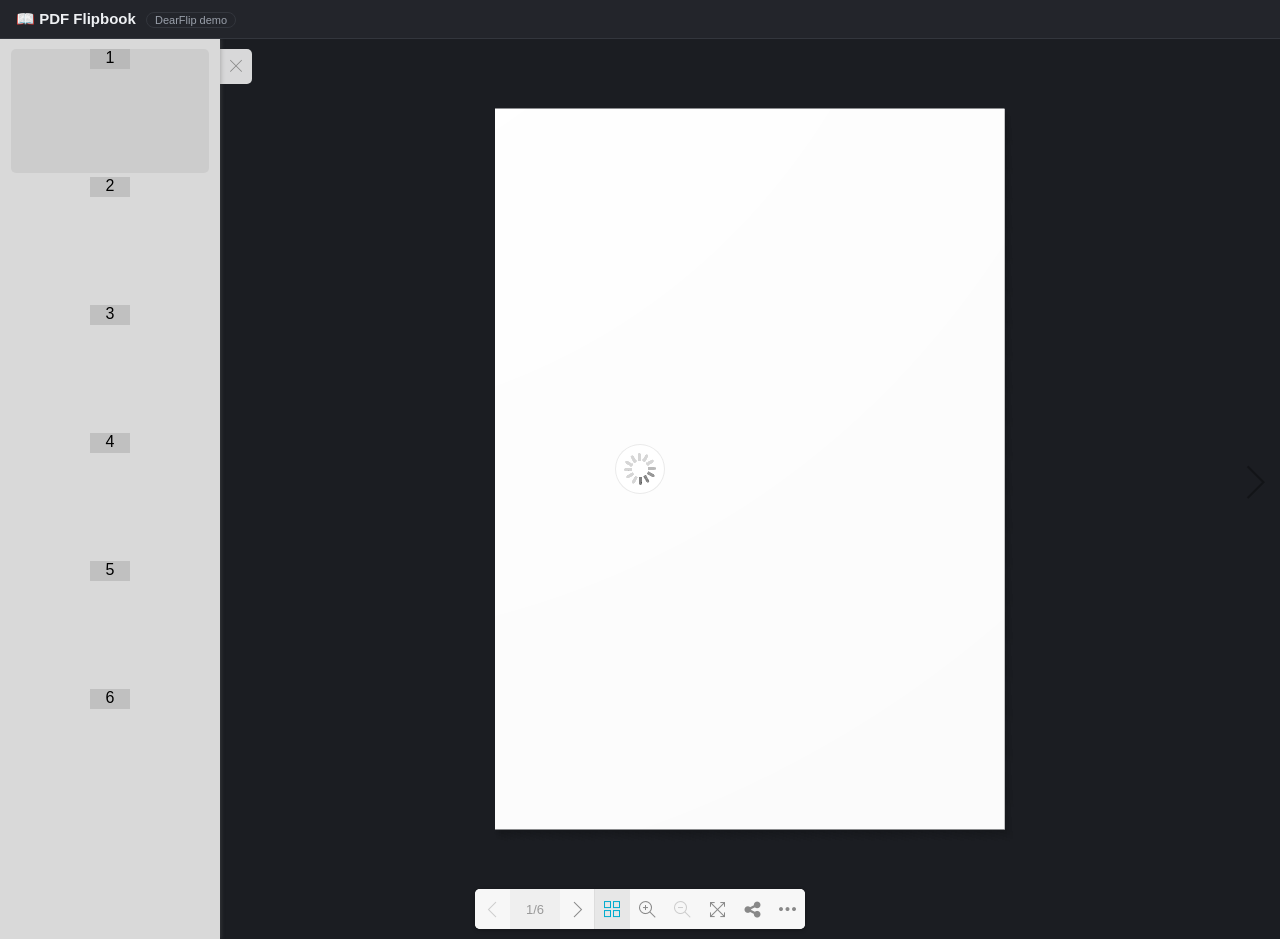
<file: dearflip-materials/flip.html>
<!DOCTYPE html>
<html lang="en">
<head>
<meta charset="UTF-8" />
<meta name="viewport" content="width=device-width, initial-scale=1, user-scalable=no, minimum-scale=1.0, maximum-scale=1.0" />
<title>PDF Flipbook Demo — DearFlip</title>

<!-- Flipbook StyleSheet -->
<link href="dflip/css/dflip.min.css" rel="stylesheet" type="text/css">
<!-- Icons Stylesheet -->
<link href="dflip/css/themify-icons.min.css" rel="stylesheet" type="text/css">

<style>
  html, body {
    height: 100%;
    margin: 0;
    background: #1b1d22;
    font-family: -apple-system, BlinkMacSystemFont, "Segoe UI", Roboto, Helvetica, Arial, sans-serif;
  }

  #topbar {
    display: flex;
    align-items: center;
    justify-content: space-between;
    padding: 10px 16px;
    background: #23252b;
    border-bottom: 1px solid #33363d;
    color: #eef0f3;
  }

  #topbar .brand {
    font-weight: 600;
    font-size: 15px;
  }
  #topbar .brand .badge {
    font-size: 11px;
    font-weight: 500;
    color: #9aa0ab;
    border: 1px solid #33363d;
    border-radius: 20px;
    padding: 1px 8px;
    margin-left: 6px;
  }

  #flipbookContainer {
    height: calc(100vh - 53px);
    width: 100%;
  }
</style>
</head>
<body>

<header id="topbar">
  <div class="brand">📖 PDF Flipbook <span class="badge">DearFlip demo</span></div>
</header>

<div id="flipbookContainer"></div>

<!-- jQuery (required, bundled with DearFlip) -->
<script src="dflip/js/libs/jquery.min.js" type="text/javascript"></script>
<!-- Flipbook main JS (bundles its own PDF.js + Three.js build for 3D page turns) -->
<script src="dflip/js/dflip.min.js" type="text/javascript"></script>

<script>
  // Documented JS-options setup (js.dearflip.com/docs/basic-usages) — gives
  // access to options (autoEnableThumbnail, autoEnableOutline) that the
  // plain HTML-attribute method doesn't expose.
  jQuery(document).ready(function ($) {
    var source_pdf = "book.pdf";
    var option_pdf = {
      webgl: true,               // realistic 3D page-turn rendering
      height: "100%",            // fill the container, responsive on resize
      backgroundColor: "#1b1d22",
      enableDownload: true,      // adds the "Download PDF" toolbar button
      autoEnableThumbnail: true, // page-thumbnail panel available from the toolbar
      autoEnableOutline: false,  // this PDF has no bookmarks/outline to show
      duration: 800
    };
    $("#flipbookContainer").flipBook(source_pdf, option_pdf);
  });
</script>

</body>
</html>
</file>
<file: dearflip-materials/dflip/css/dflip.min.css>
.df-abs-center{top:50%;left:50%;position:absolute;-webkit-transform:translate(-50%,-50%);-moz-transform:translate(-50%,-50%);-ms-transform:translate(-50%,-50%);transform:translate(-50%,-50%)}.df-abs-h-center{position:absolute;left:50%;-webkit-transform:translate(-50%);-moz-transform:translate(-50%);-ms-transform:translate(-50%);transform:translate(-50%)}.df-container{min-height:320px;background:no-repeat 50%;background-size:cover;width:100%;position:relative;image-rendering:auto;direction:ltr}.df-container div{box-sizing:border-box !important}.df-container.df-transparent:not(.df-fullscreen){background:transparent !important}.df-container.df-custom-fullscreen.df-fullscreen{position:fixed !important;top:0 !important;left:0 !important;right:0 !important;bottom:0 !important;margin:0 !important;border:0 !important;z-index:999999}.df-container .loading-info{position:absolute;top:100%;margin-top:20px;margin-left:5px;padding:6px 20px;background-color:rgba(0,0,0,0.3);font-style:italic;border-radius:5px;font-size:11px;max-height:30px;color:#fff;max-width:200px;transform:translateX(-50%);-moz-transform:translateX(-50%);-ms-transform:translateX(-50%);-webkit-transform:translateX(-50%);left:50%;opacity:.7;transition:.3s top ease;-webkit-transition:.3s top ease}.loading-info.df-old-browser{color:gray;background-color:white;opacity:.9;text-align:center;max-height:none}.loading-info.df-old-browser a{font-weight:bold;font-style:normal;text-transform:uppercase;color:#2196f3;display:block;text-decoration:underline;margin:10px 0 0}.df-container.df-init .loading-info{top:50%}.df-3dcanvas{position:absolute;z-index:1;right:0;top:0}.df-rtl .df-3dcanvas{right:auto;right:initial;left:0}.df-container a{outline:0;text-decoration:none;box-shadow:none}.df-container.df-zoom-enabled canvas.df-3dcanvas,.df-container.df-zoom-enabled .df-book-stage{cursor:move;cursor:-webkit-grab}.df-container:before,.df-container:after{content:" ";transition:.3s .1s opacity;-webkit-transition:.3s .1s opacity;opacity:0;height:50px;width:50px;left:50%;top:50%;font-size:12px;margin:-45px -25px -25px;box-sizing:border-box;position:absolute;pointer-events:none}.df-container.df-loading:before,.df-container.df-loading:after{content:" ";z-index:100;opacity:1}.df-container.df-loading:after{content:" ";background-image:url("../images/loading.gif");background-repeat:no-repeat;background-size:32px;background-position:50%}.df-container.df-loading:before{background-color:white;-webkit-border-radius:50px;-moz-border-radius:50px;border-radius:50px;border:1px solid rgba(150,150,150,0.2)}.df-book-stage{position:absolute;overflow:hidden;right:0;bottom:0;z-index:1;top:0;left:0;filter:blur(0);-webkit-filter:blur(0);padding:30px 50px 70px}.df-container.df-xs .df-book-stage{padding-left:20px;padding-right:20px}.df-container.df-sidemenu-open .df-book-stage{padding-left:230px;padding-right:10px}.df-container.df-sidemenu-open>.df-ui-btn.df-ui-prev{left:220px}.df-rtl.df-container.df-sidemenu-open>.df-ui-btn.df-ui-prev{left:0}.df-rtl.df-container.df-sidemenu-open>.df-ui-btn.df-ui-next{right:220px}.df-book-stage.df-zoom-enabled{cursor:move}.df-page-front:before,.df-page-back:before{content:" "}.df-book-page .df-page-front:before{background-image:-webkit-linear-gradient(right,rgba(0,0,0,0.25),rgba(0,0,0,0.2) 10%,rgba(0,0,0,0.15) 25%,rgba(0,0,0,0) 70%);background-image:-moz-linear-gradient(right,rgba(0,0,0,0.25),rgba(0,0,0,0.2) 10%,rgba(0,0,0,0.15) 25%,rgba(0,0,0,0) 70%);background-image:-ms-linear-gradient(right,rgba(0,0,0,0.25),rgba(0,0,0,0.2) 10%,rgba(0,0,0,0.15) 25%,rgba(0,0,0,0) 70%)}.df-book-page .df-page-back:before{background-image:-webkit-linear-gradient(left,rgba(0,0,0,0.25),rgba(0,0,0,0.15) 15%,rgba(255,255,255,0.07),rgba(255,255,255,0.0));background-image:-moz-linear-gradient(left,rgba(0,0,0,0.25),rgba(0,0,0,0.15) 15%,rgba(255,255,255,0.07),rgba(255,255,255,0.0));background-image:-ms-linear-gradient(left,rgba(0,0,0,0.25),rgba(0,0,0,0.15) 15%,rgba(255,255,255,0.07),rgba(255,255,255,0.0))}.df-book-wrapper,.df-page-wrapper,.df-book-page,.df-page-content,.df-page-front:before,.df-page-wrapper:after,.df-page-back:before,.df-page-content:after,.df-page-effects,.df-page-effects:before,.df-page-effects{position:absolute;height:100%;display:block;top:0}.df-page-content,.df-book-page{width:100%}.df-book-wrapper{position:relative;margin:0 auto;transition:.3s left;-webkit-transition:.3s left;left:0}.df-zoom-enabled .df-book-wrapper{transition:none;-webkit-transition:none}.df-loading.df-container .df-book-wrapper{left:100%}.df-book-wrapper.close-right{left:25%}.df-book-wrapper.close-left{left:-25%}.df-book-shadow{position:absolute;z-index:-1;height:100%;-webkit-box-shadow:0 0 10px rgba(0,0,0,0.3);-moz-box-shadow:0 0 10px rgba(0,0,0,0.3);-ms-box-shadow:0 0 10px rgba(0,0,0,0.3);box-shadow:0 0 10px rgba(0,0,0,0.3)}.df-book-wrapper .df-book-side-buttons{position:absolute;left:100%;width:40px;opacity:.3;height:100%;cursor:pointer;z-index:30;-webkit-border-radius:0 20px 20px 0;-moz-border-radius:0 20px 20px 0;border-radius:0 20px 20px 0}.df-book-prev-button.df-book-side-buttons{-webkit-border-radius:20px 0 0 20px;-moz-border-radius:20px 0 0 20px;border-radius:20px 0 0 20px}.df-book-wrapper .df-book-side-buttons:hover{opacity:.5;background-color:rgba(0,0,0,0.18)}.df-book-wrapper .df-book-prev-button{right:100%;left:auto;left:initial}.df-book-wrapper .df-book-side-buttons:before{position:absolute;font-size:30px;-webkit-transform:translate(-50%,-50%);-moz-transform:translate(-50%,-50%);-ms-transform:translate(-50%,-50%);transform:translate(-50%,-50%);left:50%;top:50%}.df-page-wrapper{overflow:hidden}.df-hard-page .df-page-wrapper{width:100% !important;height:100% !important;overflow:visible;transform-style:preserve-3d;-webkit-transform-origin:0 50% 0;-moz-transform-origin:0 50% 0;-ms-transform-origin:0 50% 0;transform-origin:0 50% 0}.df-book-page.df-flipping,.df-book-page.df-folding{box-shadow:-2px 0 10px rgba(0,0,0,0.0)}.df-book-page.df-left-side{left:0;-webkit-transform-origin:right;-moz-transform-origin:right;-ms-transform-origin:right;transform-origin:right}.df-book-page.df-right-side{left:50%;-webkit-transform-origin:left;-moz-transform-origin:left;-ms-transform-origin:left;transform-origin:left}.df-book-page.df-right-side+.df-page-wrapper.df-right-side{z-index:-1}.df-book-page .df-page-front,.df-book-page .df-page-back{width:100%;background-size:100.5% 100%;background-size:100% 100%;height:100%;background-color:white;position:absolute;box-sizing:border-box}.df-page-back>canvas,.df-page-front>canvas{width:100%;position:relative;z-index:-1}.df-quick-turn:before{opacity:0}.df-book-page.df-flipping.df-left-side:before{background-image:-webkit-linear-gradient(left,rgba(0,0,0,0),rgba(0,0,0,0.1));background-image:-moz-linear-gradient(left,rgba(0,0,0,0),rgba(0,0,0,0.1));width:10px;left:-10px}.df-book-page{width:50%}.df-book-page.df-flipping,.df-book-page.df-folding{z-index:200 !important}.df-page-content{background-size:100.25% !important;background-repeat:no-repeat !important;transition-property:transform;-webkit-transition-property:-webkit-transform;width:100%;overflow:hidden}.df-book-page.df-left-side .df-page-front{z-index:2}.df-book-page.df-left-side .df-page-back{z-index:1}.df-book-page.df-left-side.df-folding:not(.df-hard-page) .df-page-back{z-index:3}.df-book-page.df-right-side .df-page-front{top:0;left:0;z-index:0}.df-book-page,.df-page-front,.df-page-back,.df-page-fold-inner-shadow,.df-page-fold-outer-shadow,.df-page-wrapper{position:absolute;-webkit-transform-origin:0 0;-moz-transform-origin:0 0;-ms-transform-origin:0 0;transform-origin:0 0}.df-page-front,.df-page-back{overflow:hidden}.df-page-fold-outer-shadow{z-index:-1;width:100%;height:100%}.df-page-fold-inner-shadow{position:absolute;z-index:5;display:none}.df-book-page.df-folding .df-page-fold-inner-shadow{display:block}.df-book-page.df-right-side .df-page-back{left:0;z-index:1}.df-book-page.df-right-side.df-folding .df-page-front{z-index:2}.df-page-wrapper.df-right-side .df-page-back{left:100%;z-index:1;overflow:hidden}.df-hard-page .df-page-front,.df-hard-page .df-page-back{-webkit-backface-visibility:hidden;-moz-backface-visibility:hidden;-ms-backface-visibility:hidden;backface-visibility:hidden}.df-hard-page.df-right-side .df-page-front{-webkit-transform-origin:right 50%;-moz-transform-origin:right 50%;-ms-transform-origin:right 50%;transform-origin:right 50%;z-index:3 !important}.df-hard-page.df-left-side .df-page-front{-webkit-transform-origin:right 50%;-moz-transform-origin:right 50%;-ms-transform-origin:right 50%;transform-origin:right 50%}.df-hard-page.df-right-side .df-page-back{-webkit-transform-origin:left 50%;-moz-transform-origin:left 50%;-ms-transform-origin:left 50%;transform-origin:left 50%;z-index:3}.df-hard-page.df-left-side .df-page-back{-webkit-transform-origin:left 50%;-moz-transform-origin:left 50%;-ms-transform-origin:left 50%;transform-origin:left 50%}.df-page-front:before,.df-page-back:before{width:20%;z-index:5;pointer-events:none}.df-page-front:before{right:0}.df-page-wrapper.df-right-side.df-flipping{z-index:4}.df-ui{height:60px;padding:20px 16px 0}.df-ui-wrapper,.df-ui-btn{color:#888;vertical-align:top;background-color:#f7f7f7;box-sizing:border-box;text-align:center}.df-ui-wrapper{box-shadow:0 1px 4px rgba(0,0,0,0.3);background-color:#f7f7f7;position:absolute}.df-share-wrapper{z-index:2;position:absolute;top:0;bottom:0;right:0;left:0;background-color:rgba(0,0,0,0.35);display:none}.df-share-box{position:absolute;top:50%;width:280px;-webkit-transform:translateX(-50%) translateY(-50%);-moz-transform:translateX(-50%) translateY(-50%);-ms-transform:translateX(-50%) translateY(-50%);transform:translateX(-50%) translateY(-50%);left:50%;background-color:#fff;border-radius:10px;padding:10px 15px 5px;text-align:center}span.df-share-title{color:#777;margin-bottom:10px;display:block}.df-share-url{background-color:#fff;height:60px;color:#666;padding:2px 5px;-webkit-border-radius:5px;-moz-border-radius:5px;border-radius:5px;width:100%;font-size:12px;box-sizing:border-box;margin-bottom:0}.df-share-button{display:inline-block;text-align:center;cursor:pointer;-webkit-border-radius:50%;-moz-border-radius:50%;border-radius:50%;padding:10px;margin:3px;color:#aaa}.df-share-button:hover{color:#444}.df-ui-btn{position:relative;width:35px;right:0;height:40px;font-size:17px;cursor:pointer;z-index:2;display:inline-block;padding:12px 5px;line-height:1}.df-floating .df-ui-controls>.df-ui-btn:first-child{border-radius:5px 0 0 5px}.df-floating .df-ui-controls>.df-ui-btn:last-child{border-radius:0 5px 5px 0}.df-ui-btn:before{box-sizing:border-box}.df-ui-thumbnail,.df-ui-share,.df-ui-outline,.df-ui-help,.df-ui-sound{float:left}.df-ui-btn:hover{color:#00acce}.df-ui-btn.disabled,.df-ui-btn.disabled:hover{color:#ccc}.df-ui-page{padding:8px 5px 2px;font-size:12px;width:auto;width:50px;margin:0;border-radius:0;background-color:rgba(0,0,0,0.03)}.df-ui-page input{width:100%;background-color:transparent;height:25px;margin:0;padding:0 !important;border:1px solid #8f8f8f;text-align:center;vertical-align:top;color:transparent;font-size:14px;top:0;box-sizing:border-box;z-index:-1;display:inline-block;opacity:0}.df-ui-page input:focus{z-index:2;opacity:1;color:inherit}.df-ui-page input:focus+label{opacity:0;display:none}.df-ui-page label{position:absolute;height:30px;width:100%;display:block;top:0;padding-top:14px;line-height:1.1em;color:#999;font-size:13px;font-weight:normal;left:0;cursor:pointer;background-color:transparent;z-index:1;box-sizing:border-box}.df-ui-share{float:left}.df-ui-fullscreen{bottom:0}.df-ui-zoom{top:24px;height:60px;right:24px;width:30px;display:none;-webkit-border-radius:3px;-moz-border-radius:3px;border-radius:3px}.df-ui-sidemenu-close{position:absolute;top:10px;right:-32px;font-size:14px;width:32px;height:35px;cursor:pointer;padding:10px 0;background:inherit;border-radius:0 5px 5px 0;z-index:-1;transition:.5s ease;-webkit-transition:.5s ease}.df-ui-controls{bottom:0;width:100%;height:40px;padding:0;-webkit-touch-callout:none;-webkit-user-select:none;-moz-user-select:none;-ms-user-select:none;user-select:none;z-index:4;display:block}.df-floating .df-ui-controls{bottom:10px;width:auto;width:initial;-webkit-transform:translateX(-50%);-moz-transform:translateX(-50%);-ms-transform:translateX(-50%);transform:translateX(-50%);left:50%;margin:0 auto;display:table;display:flex;border-radius:5px}.df-floating.df-controls-top .df-ui-controls{bottom:auto;bottom:initial;top:10px}.df-floating.df-controls-hide .df-ui-controls{display:none}.df-ui-wrapper.df-ui-controls .df-ui-btn{float:none}.df-ui-size{bottom:24px;height:60px;right:24px}.df-ui-zoom:before,.df-ui-size:before{height:0;border-bottom:1px solid;content:" ";right:5px;opacity:.3;display:block;position:absolute;top:30px;left:5px;z-index:2}.df-ui-zoomin{top:0}.df-ui-zoomout{bottom:0}.df-ui-next{right:0;border-radius:0}.df-container.df-floating>.df-ui-next{right:8px}.df-container.df-floating>.df-ui-prev{left:2px}.df-container>.df-ui-next,.df-container>.df-ui-prev{margin-top:-5px;-webkit-transform:translateY(-50%);-moz-transform:translateY(-50%);-ms-transform:translateY(-50%);transform:translateY(-50%);top:50%;position:absolute;opacity:.3;font-size:36px;color:#000;text-align:center;background-color:transparent;height:auto;height:initial;width:auto;width:initial}.df-container>.df-ui-next:hover,.df-container>.df-ui-prev:hover{opacity:.7}.df-container.df-floating>.df-ui-next,.df-container.df-floating>.df-ui-prev{border-radius:50%;width:40px}.df-ui-prev{left:0;right:auto;border-radius:0}.df-ui-alt{position:relative !important;right:auto;right:initial;left:auto;left:initial;box-shadow:none !important}.df-ui-alt.df-ui-next{border-right:1px solid #ddd}.df-ui-btn.df-active{color:#00acce;background-color:#e7e7e7}.df-ui-fit{display:none}.df-ui-zoomin,.df-ui-zoomout,.df-ui-fullscreen,.df-ui-more{float:right}.df-ui-fit{top:0}.df-ui-more .more-container,.df-ui-search .search-container{display:none;position:absolute;bottom:100%;margin-bottom:8px !important;right:10px;background-color:#f7f7f7;z-index:20;border-radius:5px;box-shadow:0 -1px 3px rgba(0,0,0,0.2)}.df-controls-top .df-ui-more .more-container,.df-controls-top .df-ui-search .search-container{bottom:auto;bottom:initial;margin-top:8px !important;top:100%;box-shadow:0 1px 3px rgba(0,0,0,0.2)}.more-container:before,.search-container:before{content:" ";position:absolute;border:7px solid transparent;border-top-color:#eee;height:0;width:0;bottom:-14px;right:13px;margin-right:-8px;pointer-events:none}.df-controls-top .more-container:before,.df-controls-top .search-container:before{border:7px solid transparent;border-bottom-color:#eee;top:-14px}.more-container .df-ui-btn{width:auto;width:initial;width:170px;text-align:left;padding:8px 10px;height:36px;border-top:1px solid #e4e4e4;border-radius:0}.more-container .df-ui-btn:hover{background-color:#eee}.more-container>.df-ui-btn:first-child{border-radius:5px;border-top:0}.more-container>.df-ui-btn:last-child{border-radius:0 0 5px 5px}.more-container .df-ui-btn:before{position:absolute;top:11px;font-size:14px}.df-ui-btn span{display:none}.more-container .df-ui-btn span{font-size:12px;padding-left:20px;vertical-align:middle;display:inline-block}.df-ui-more.df-active .more-container,.df-ui-search.df-active .search-container{display:block}.df-container section{padding:0}.annotationLayer section,.annotationDiv section,.customLinkAnnotation,.customHtmlAnnotation,.customVideoAnnotation,.linkAnnotation,.highlightAnnotation,.popupAnnotation{position:absolute;z-index:5;cursor:pointer;pointer-events:all}.annotationDiv .popupWrapper{position:absolute;width:20em}.annotationDiv .popup{position:absolute;z-index:200;max-width:20em;background-color:#ff9;box-shadow:0 2px 5px #333;border-radius:2px;padding:.6em;margin-left:5px;cursor:pointer;word-wrap:break-word}.annotationDiv .popup h1{font-size:1em;border-bottom:1px solid #000;padding-bottom:.2em}.annotationDiv .popup p{padding-top:.2em}.annotationDiv .highlightAnnotation,.annotationDiv .underlineAnnotation,.annotationDiv .squigglyAnnotation,.annotationDiv .strikeoutAnnotation,.annotationDiv .fileAttachmentAnnotation{cursor:pointer}.annotationDiv .textAnnotation img{position:absolute;cursor:pointer}section.linkAnnotation a,.annotationDiv .buttonWidgetAnnotation.pushButton>a{display:block;height:100%}section.linkAnnotation a,a.linkAnnotation,a.customLinkAnnotation,.customHtmlAnnotation,.customVideoAnnotation{background-color:transparent;background-color:#ff0;opacity:.1}section.linkAnnotation a:hover,a.linkAnnotation:hover,.highlightAnnotation:hover,a.customLinkAnnotation:hover{opacity:.4;border-color:transparent;background-color:#2196f3}.annotationDiv,.textLayerDiv{position:absolute;top:0;left:0;bottom:0;right:0;overflow:hidden}.textLayerDiv{line-height:1.0}.textLayerDiv>div{position:absolute;white-space:pre;cursor:text;-webkit-transform-origin:0 0;-moz-transform-origin:0 0;-o-transform-origin:0 0;-ms-transform-origin:0 0;transform-origin:0 0}section.linkAnnotation a .annotationLayer>a{display:block;position:absolute;height:100%;cursor:pointer;box-sizing:border-box}.df-page-loading:after,.df-page-loading:before{content:" ";height:44px;width:44px;position:absolute;top:50%;left:50%;margin:-22px -22px}.df-page-loading:before{background-color:white;-webkit-border-radius:50px;-moz-border-radius:50px;border-radius:50px;box-sizing:border-box}.df-page-loading:after{background-image:url("../images/loading.gif");background-repeat:no-repeat;background-position:center;background-size:22px}.df-thumb-container .df-vrow{height:124px;left:0;width:90%;margin:10px auto;background-position:50%;cursor:pointer;background-repeat:no-repeat;right:0;border-radius:5px}.df-thumb-container .df-vrow:before{content:"";background-image:url("../images/loading.gif");background-size:22px;height:22px;width:22px;display:block;top:60px;margin:0 auto;position:relative;z-index:0}.df-thumb-container .df-vrow:hover{background-color:#bbb}.df-floating .df-thumb-container .df-vrow:hover,.df-vrow.df-selected{background-color:#ccc;opacity:1}.df-thumb-container .df-vrow.df-thumb-loaded{background-size:contain}.df-thumb-container .df-vrow.df-thumb-loaded:before{display:none}.df-vrow>div{height:20px;background-color:rgba(170,170,170,0.54);width:40px;margin:0 auto}.df-sidemenu{float:left;width:220px;height:auto !important;position:absolute !important;top:0;z-index:3;transition:.5s transform ease;-webkit-transition:.5s -webkit-transform ease;transform:translateX(-100%);-webkit-transform:translateX(-100%);-moz-transform:translateX(-100%);-ms-transform:translateX(-100%);left:-50px;background-color:rgba(238,238,238,0.9)}.df-rtl .df-sidemenu{left:auto;left:initial;transform:translateX(100%);-webkit-transform:translateX(100%);-moz-transform:translateX(100%);-ms-transform:translateX(100%);right:-50px;direction:rtl}.df-thumb-container{text-align:center}.df-outline-container{color:#666;font-size:12px}.df-outline-wrapper,.df-thumb-wrapper{position:absolute !important;top:0;bottom:0;left:0;right:0;height:auto !important;box-shadow:1px 0 4px rgba(102,102,102,0.38)}.df-outline-wrapper{overflow:auto;padding:10px 10px 5px 10px}.df-floating .df-outline-container,.df-floating .df-thumb-container{bottom:0}.df-sidemenu.df-sidemenu-visible{display:block;transform:translateX(0);-ms-transform:translateX(0);-moz-transform:translateX(0);-webkit-transform:translateX(0);left:0}.df-outline-toggle{cursor:pointer;float:left;width:18px;padding:5px 0;margin-left:-18px;text-align:center}.df-outline-toggle.df-outlines-hidden ~ .df-outline-items{display:none}.df-outline-items>.df-outline-item{margin-left:18px}.df-outline-item a:hover,.df-outline-toggle:hover{background-color:#e7e7e7}.df-outline-item a{color:inherit !important;text-decoration:none !important;display:block;padding:5px 0 5px 5px;overflow:hidden;text-overflow:ellipsis;border:none !important;box-shadow:none !important}.df-outline-toggle:before{content:"\e64b";font-size:10px;font-family:'themify'}.df-outline-toggle.df-outlines-hidden:before{content:"\e649"}.df-lightbox-wrapper{position:fixed !important;top:0;bottom:0;right:0;height:auto !important;left:0;background-color:white;z-index:99999}.df-lightbox-controls{float:right;padding:5px;z-index:1000;position:relative}.df-lightbox-close{float:right;height:40px;text-align:center;font-size:50px;cursor:pointer;color:#444;border-radius:50%;border-color:transparent;width:40px;background-color:transparent;transition:.2s;-webkit-transition:.2s}.df-lightbox-close:hover{color:white;background-color:rgba(0,0,0,0.21);border-color:black}.df-lightbox-close:before{top:50%;position:absolute;-webkit-transform:translate(-50%,-50%);-moz-transform:translate(-50%,-50%);-ms-transform:translate(-50%,-50%);transform:translate(-50%,-50%);left:50%;font-size:24px}.df-lightbox-wrapper .df-container{position:absolute !important;width:100%;top:0;bottom:0;height:auto !important}.df-container.df-xs .df-ui-controls .df-ui-btn.df-ui-page{display:none !important}._df_button,._df_thumb,._df_custom{-webkit-box-sizing:border-box;-moz-box-sizing:border-box;box-sizing:border-box;display:inline-block;position:relative;cursor:pointer}._df_button{padding:5px 15px;background:#0085ba;color:white;font-size:14px;border-color:#0073aa #006799 #006799;cursor:pointer;border-width:1px;border-style:solid;-webkit-appearance:none;-webkit-border-radius:3px;border-radius:3px;white-space:nowrap}._df_thumb{border:0;width:140px;height:200px;text-align:center}._df_thumb{cursor:pointer;box-shadow:0 1px 2px rgba(0,0,0,0.22);display:inline-block;-webkit-transform-style:flat;-moz-transform-style:preserve-3d;transform-style:preserve-3d;box-sizing:border-box;-webkit-transition:.2s;margin:30px 10px 10px;-moz-perspective:1200px;perspective:1200px}._df_books ._df_thumb,._df_books .df-dummy{width:140px;height:200px;text-align:center;display:inline-block;position:relative;margin:20px 10px;vertical-align:top}._df_thumb[thumbtype="img"]{height:auto}._df_thumb[thumbtype="img"] img{max-width:100%;max-height:200px;margin:0;padding:0;border:0}._df_book-cover{background-size:100% 100%;height:100%;width:100%;-webkit-transform-origin:left;transform-origin:left;top:0;background-color:#eee;position:relative;overflow:hidden;-webkit-transition:.3s;-moz-transition:.3s;-ms-transition:.3s;box-shadow:0 1px 2px rgba(0,0,0,0.22)}._df_thumb ._df_book-title{bottom:-100%;position:absolute;width:100%;left:0;padding:5px;font-size:12px;background:rgba(60,60,60,0.8);box-sizing:border-box;display:block;color:white;transition:.4s;-webkit-transition:.4s;opacity:0}._df_thumb ._df_book-tag{float:left;padding:0 4px 2px;background-color:rgba(0,0,0,0.26);text-transform:uppercase;font-size:10px;margin:-15px 0 0 2px;z-index:-1;color:rgba(255,255,255,0.8);position:relative}._df_thumb:hover ._df_book-title,._df_thumb-not-found ._df_book-title{opacity:1;bottom:0}._df_thumb:hover ._df_book-cover{-webkit-transform:rotateY(-20deg) rotateZ(0);-moz-transform:rotateY(-20deg) rotateZ(0);-ms-transform:rotateY(-20deg) rotateZ(0);transform:rotateY(-20deg) rotateZ(0);box-shadow:3px 0 12px rgba(0,0,0,0.60)}.df-webkit ._df_thumb:hover ._df_book-cover{-webkit-transform:none;-moz-transform:none;-ms-transform:none;transform:none;box-shadow:1px 0 12px rgba(0,0,0,0.60)}._df_books{max-width:960px;margin:0 auto;text-align:center;position:relative;z-index:1;padding:20px 5px 150px}._df_books-break{color:rgba(255,255,255,0.3);font-size:14px;letter-spacing:1px;font-weight:600;margin-top:25px;text-transform:uppercase}._df_books-break:after{content:" ";bottom:0;width:50px;height:1px;background-color:rgba(255,255,255,0.24);display:block;margin:10px auto}.df-page-wrapper{-webkit-transform:translateZ(0);-moz-transform:translateZ(0);-ms-transform:translateZ(0);transform:translateZ(0)}.df-container ::-webkit-scrollbar{width:8px}.df-container ::-webkit-scrollbar-button{height:8px}.df-container ::-webkit-scrollbar-thumb{background:rgba(0,0,0,0.3);border:0 none #fff;border-radius:100px}.df-container ::-webkit-scrollbar-thumb:hover{background:rgba(0,0,0,0.5)}.df-container ::-webkit-scrollbar-thumb:active{background:rgba(0,0,0,0.5)}.df-container ::-webkit-scrollbar-track{background:rgba(0,0,0,0.20);border:0 none #fff;border-radius:100px}.df-container ::-webkit-scrollbar-track:hover{background:rgba(0,0,0,0.2)}.df-container ::-webkit-scrollbar-track:active{background:rgba(0,0,0,0.15)}.df-container ::-webkit-scrollbar-corner{background:transparent}.df-skipTransition{-webkit-transition:none !important;-moz-transition:none !important;-ms-transition:none !important;transition:none !important}.df-container.df-fullscreen{height:100% !important;max-height:100% !important;width:100% !important;max-width:100% !important}.df-container.df-double-internal .df-page-front{background-position:left;background-size:cover}.df-container.df-double-internal .df-page-back{background-position:right;background-size:cover}.customHtmlAnnotation iframe{position:absolute;top:0;left:0;width:100% !important;height:100% !important}.df-rtl .more-container .df-ui-btn{text-align:right;direction:rtl}.df-rtl .more-container .df-ui-btn:before{right:10px}.df-rtl .more-container .df-ui-btn span{padding:0 20px 0 0}.df-rtl .df-outline-items>.df-outline-item{margin:0 18px 0 0;text-align:right;direction:rtl}.df-rtl .df-outline-toggle{float:right;margin:0 -18px 0 0}.df-rtl .df-outline-toggle.df-outlines-hidden:before{content:"\e64a"}.df-rtl .df-sidemenu.df-sidemenu-visible{left:auto;left:initial;right:0}.df-rtl .df-ui-sidemenu-close{right:auto;right:initial;left:-32px;border-radius:5px 0 0 5px}._df_thumb[thumbtype="img"] ._df_thumb-not-found{height:200px;position:relative}body.admin-bar .df-lightbox-wrapper{top:32px}@media screen and (max-width:782px){body.admin-bar .df-lightbox-wrapper{top:46px}}.df-raw-loading{position:absolute;margin-top:20px;margin-left:5px;padding:6px 20px;background-color:rgba(0,0,0,0.3);font-style:italic;border-radius:5px;font-size:11px;max-height:30px;color:#fff;max-width:200px;transform:translateX(-50%);-moz-transform:translateX(-50%);-ms-transform:translateX(-50%);-webkit-transform:translateX(-50%);left:50%;top:50%;opacity:.7}.df-raw-loading a{color:inherit !important}.df-container .df-raw-loading{top:100%}[hidden]{display:none}html.df-lightbox-open,body.df-lightbox-open{overflow:hidden !important}.df-custom-fullscreen.df-fullscreen[backgroundcolor='transparent']{background:gray !important}
</file>
